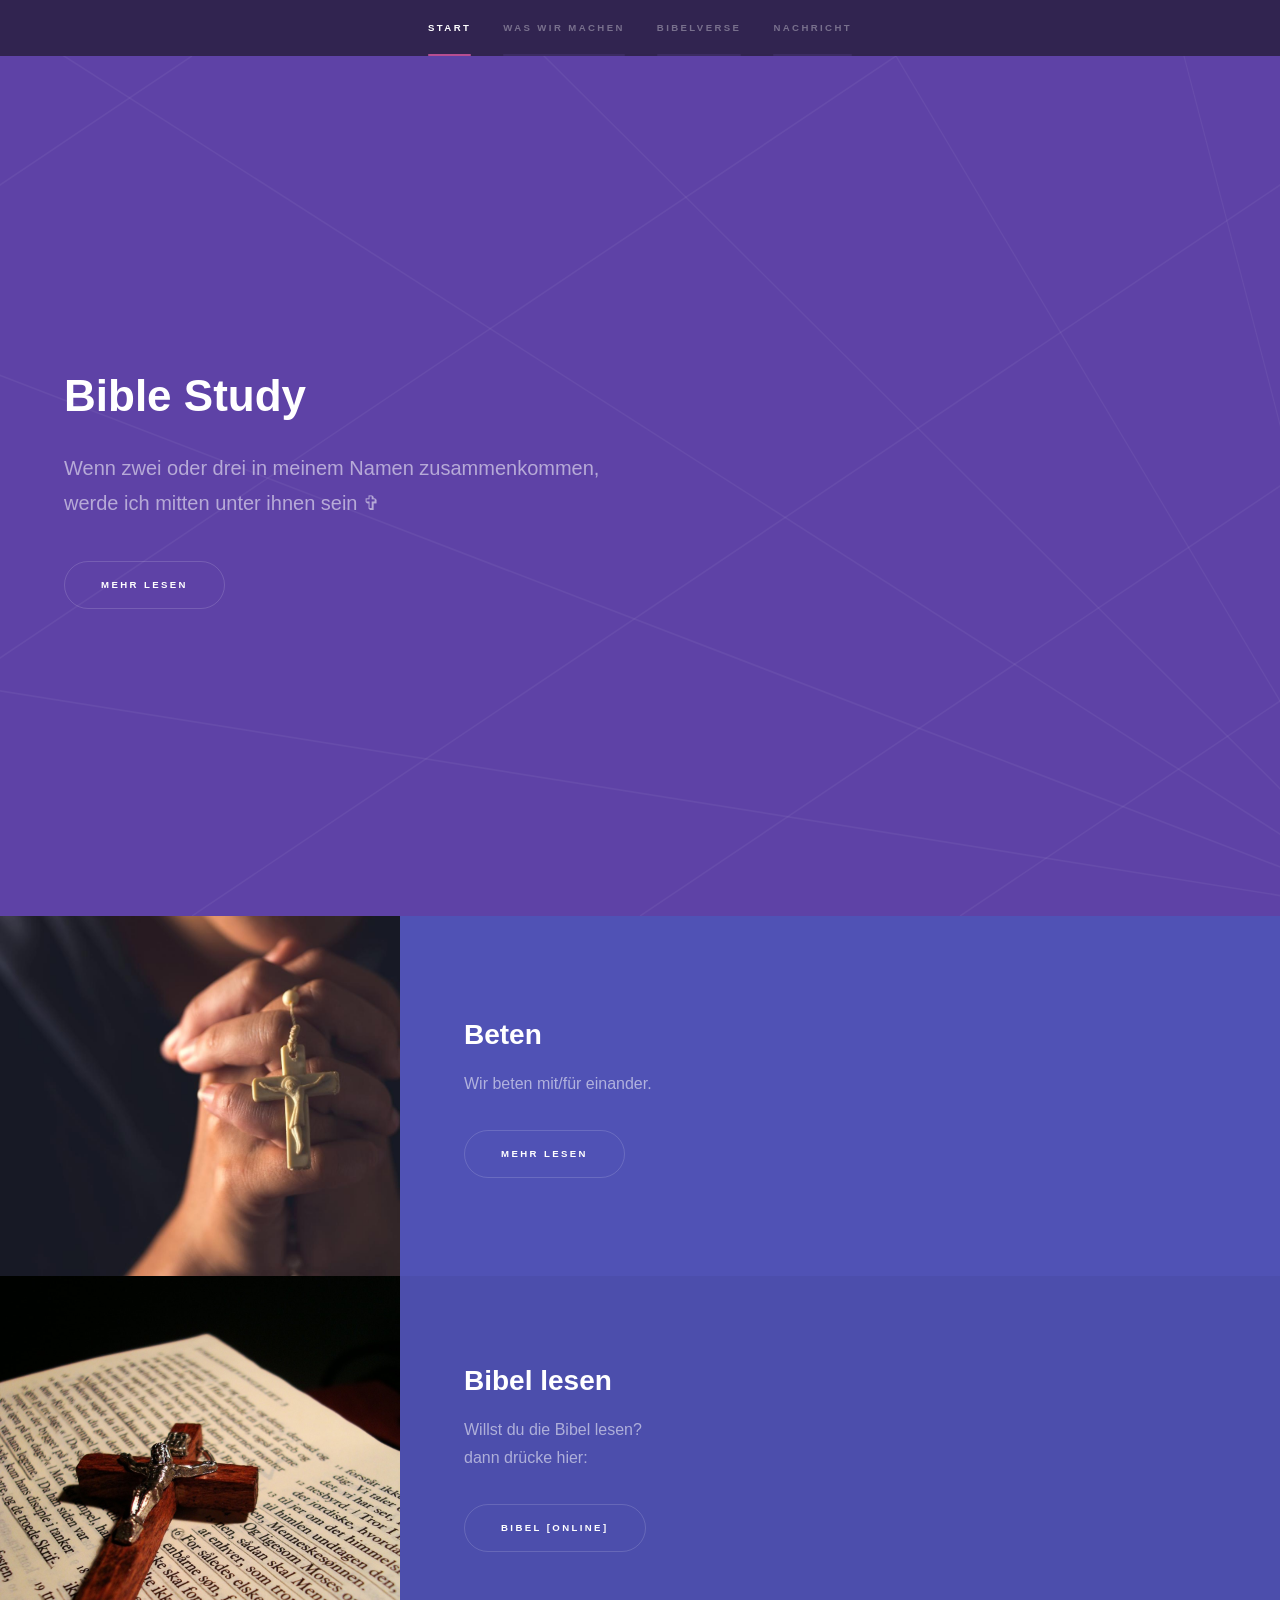
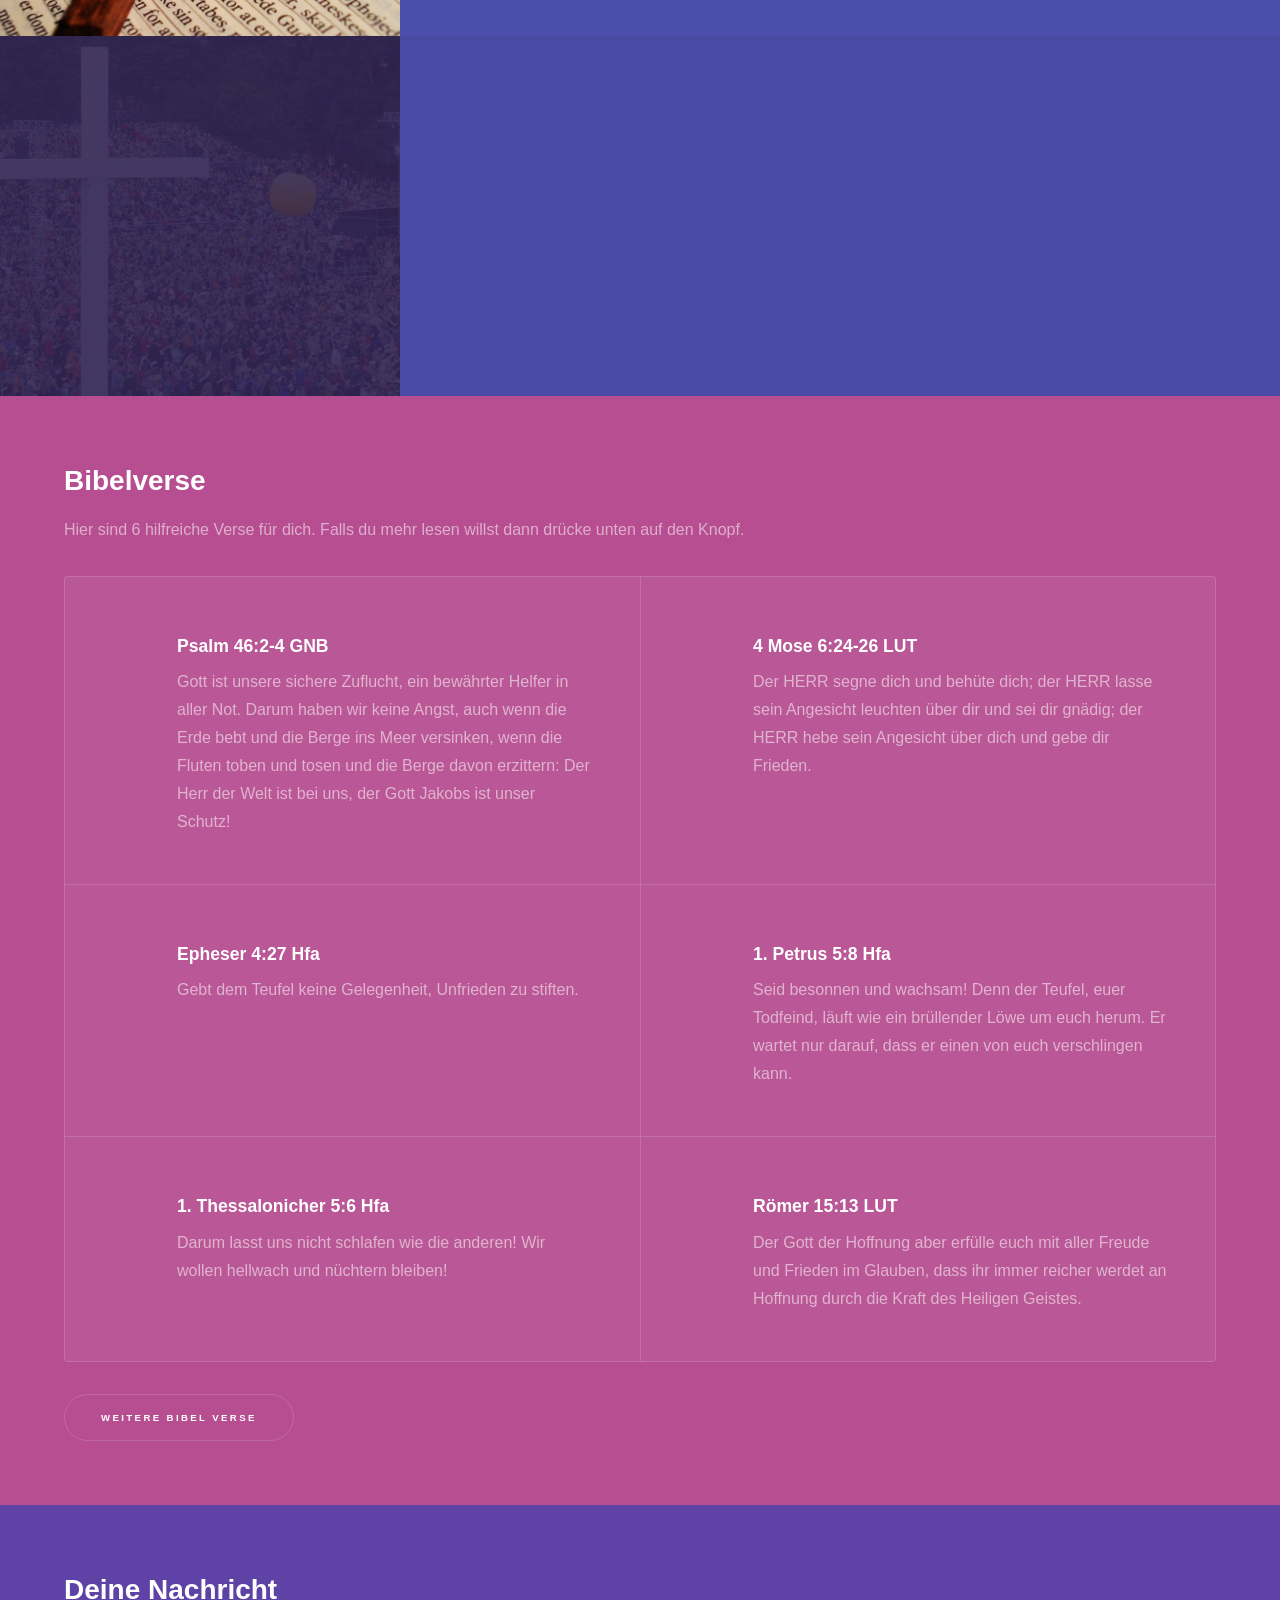
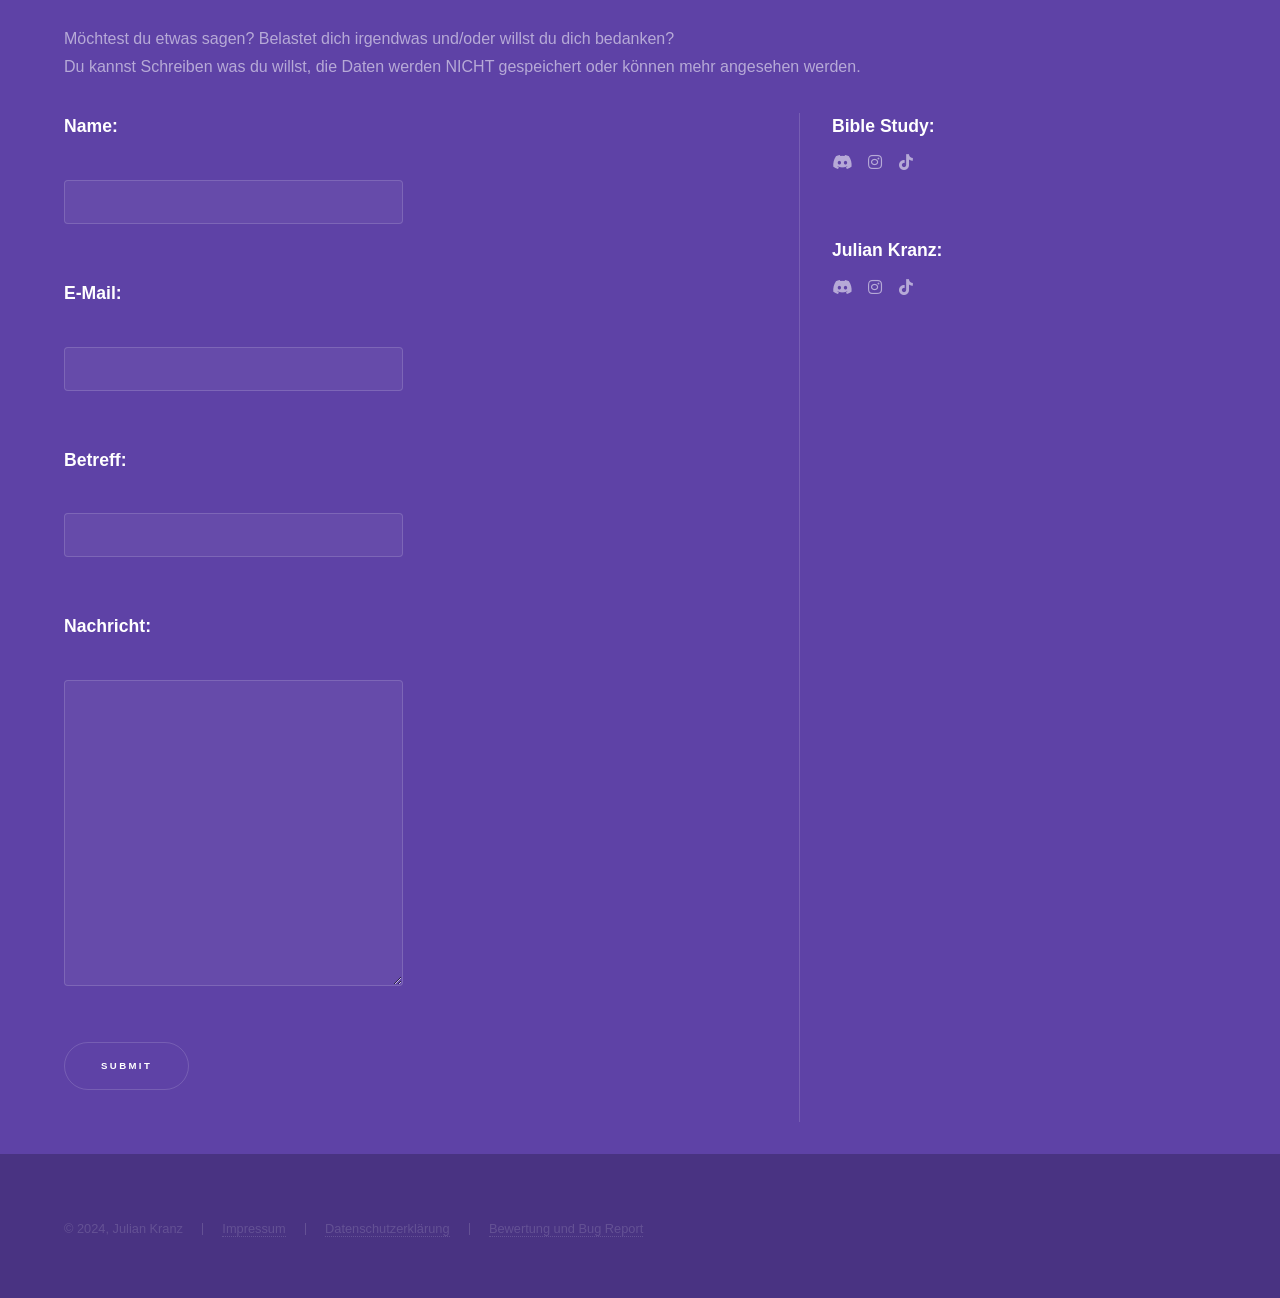
<file: index.html>
<!DOCTYPE HTML>
<html lang="de">
	<head>
		<title>Bible Study</title>
		<meta charset="utf-8" />
		<meta name="viewport" content="width=device-width, initial-scale=1, user-scalable=no" />
		<link rel="stylesheet" href="assets/css/main.css" />
		<link rel="icon" href="assets/img/Bible.ico">
		<noscript><link rel="stylesheet" href="assets/css/noscript.css" /></noscript>
	</head>
	<body class="is-preload">

			<section id="sidebar">
				<div class="inner">
					<nav>
						<ul>
							<li><a href="#intro">Start</a></li>
							<li><a href="#one">Was wir machen</a></li>
							<li><a href="#two">Bibelverse</a></li>
							<li><a href="#three">Nachricht</a></li>
						</ul>
					</nav>
				</div>
			</section>

			<div id="wrapper">

					<section id="intro" class="wrapper style1 fullscreen fade-up">
						<div class="inner">
							<h1>Bible Study</h1>
							<p>Wenn zwei oder drei in meinem Namen zusammenkommen,<br />
								werde ich mitten unter ihnen sein ✞</p>
							<ul class="actions">
								<li><a href="#one" class="button scrolly">Mehr Lesen</a></li>
							</ul>
						</div>
					</section>

					<section id="one" class="wrapper style2 spotlights">
						<section>
							<a href="generic.html" class="image"><img src="images/pic01.jpg" alt="" data-position="center center" /></a>
							<div class="content">
								<div class="inner">
									<h2>Beten</h2>
									<p>Wir beten mit/für einander.</p>
									<ul class="actions">
										<li><a href="generic.html" class="button">Mehr Lesen</a></li>
									</ul>
								</div>
							</div>
						</section>
						<section>
							<a href="https://www.bibleserver.com/" class="image"><img src="images/pic02.jpg" alt="" data-position="top center" /></a>
							<div class="content">
								<div class="inner">
									<h2>Bibel lesen</h2>
									<p>Willst du die Bibel lesen?<br>dann drücke hier:</p>
									<ul class="actions">
										<li><a target="_blank" href="https://www.bibleserver.com/" class="button">Bibel [Online]</a></li>
									</ul>
								</div>
							</div>
						</section>
						<section>
							<a class="image"><img src="images/pic03.jpg" alt="" data-position="25% 25%" /></a>
							<div class="content">
								<div class="inner">
									<h2>Helfen</h2>
									<p>Wir helfen einander, reden über Probleme<br>und beten auch für einander.</p>
									<p>Und viel mehr...</p>
									<ul class="actions">
									</ul>
								</div>
							</div>
						</section>
					</section>

					<section id="two" class="wrapper style3 fade-up">
						<div class="inner">
							<h2>Bibelverse</h2>
							<p>Hier sind 6 hilfreiche Verse für dich. Falls du mehr lesen willst dann drücke unten auf den Knopf.</p>
							<div class="features">
								<section>
									<span class=""></span>
									<h3>Psalm 46:2-4 GNB</h3>
									<p>Gott ist unsere sichere Zuflucht, ein bewährter Helfer in aller Not. Darum haben wir keine Angst, auch wenn die Erde bebt und die Berge ins Meer versinken, wenn die Fluten toben und tosen und die Berge davon erzittern: Der Herr der Welt ist bei uns, der Gott Jakobs ist unser Schutz!</p>
								</section>
								<section>
									<span class=""></span>
									<h3>4 Mose 6:24-26 LUT</h3>
									<p>Der HERR segne dich und behüte dich;
										der HERR lasse sein Angesicht leuchten über dir und sei dir gnädig;
										der HERR hebe sein Angesicht über dich und gebe dir Frieden.</p>
								</section>
								<section>
									<span class=""></span>
									<h3>Epheser 4:27 Hfa</h3>
									<p>Gebt dem Teufel keine Gelegenheit, Unfrieden zu stiften.</p>
								</section>
								<section>
									<span class=""></span>
									<h3>1. Petrus 5:8 Hfa</h3>
									<p>Seid besonnen und wachsam! Denn der Teufel, euer Todfeind, läuft wie ein brüllender Löwe um euch herum. Er wartet nur darauf, dass er einen von euch verschlingen kann.</p>
								</section>
								<section>
									<span class=""></span>
									<h3>1. Thessalonicher 5:6 Hfa</h3>
									<p>Darum lasst uns nicht schlafen wie die anderen! Wir wollen hellwach und nüchtern bleiben!</p>
								</section>
								<section>
									<span class=""></span>
									<h3>Römer 15:13 LUT</h3>
									<p>Der Gott der Hoffnung aber erfülle euch mit aller Freude und Frieden im Glauben, dass ihr immer reicher werdet an Hoffnung durch die Kraft des Heiligen Geistes.</p>
								</section>
							</div>
							<ul class="actions">
								<li><a target="_blank" href="https://dailyverses.net/de" class="button">Weitere Bibel Verse</a></li>
							</ul>
						</div>
					</section>

					<section id="three" class="wrapper style1 fade-up">
						<div class="inner">
							<h2>Deine Nachricht</h2>
							<p>Möchtest du etwas sagen? Belastet dich irgendwas und/oder willst du dich bedanken?<br>Du kannst Schreiben was du willst, die Daten werden NICHT gespeichert oder können mehr angesehen werden.</p>
							<div class="split style1">
								<section>
									<form method="post" action="/php/contact.php">
										<div class="fields">
											<div class="field half">
												<!-- <form id="contact-us" action="/php/contact.php" method="post">
													<h2>Kontakt:</h2>
													<br>
												  <input type="text" name="first_name" placeholder="Name" required>
												  <br>
												  <input  type="email" name="email" placeholder="E-Mail" required>
												  <br>
												  <textarea name="message" placeholder="Nachricht" required ></textarea>
												  <br>
												  <input id="button" type="submit" class="submit"></button>
												  <br>
												</form> -->
												<form method="post" action="send_email.php">
													<label for="Name"><b>Name:</b></label><br>
													<input type="text" id="Name" name="Name"><br><br>
													 
													<label for="Email"><b>E-Mail:</b></label><br>
													<input type="text" id="Email" name="Email"><br><br>
													 
													<label for="Betreff"><b>Betreff:</b></label><br>
													<input type="text" id="Betreff" name="Betreff"><br><br>
													 
													<label for="Nachricht"><b>Nachricht:</b></label><br>
													<textarea id="Nachricht" name="Nachricht" rows="10" cols="50"></textarea> <br><br>
													 
													<input type="submit" name="submit">
													</form>
												 <!--<div id="error" style="display:none;"> Bitte geben sie eine richtige E-Mail Adresse ein.</div> -->

												</div>
											</div>
									</form>
								</section>
								
								<section>
									<ul class="contact">
										<li>
											<h3>Bible Study:</h3>
											<ul class="icons">
												<li><a target="_blank" href="https://juliankranz135.github.io/biblestudyy/" class="icon brands fa-discord"><span class="label">Disord</span></a></li>
												<li><a target="_blank" href="https://www.instagram.com/thebiblestudy29/" class="icon brands fa-instagram"><span class="label">Instagram</span></a></li>
												<li><a target="_blank" href="https://www.tiktok.com/@thebiblestudy29" class="icon brands fa-tiktok"><span class="label">Tiktok</span></a></li>
											</ul>
											<br>
											<h3>Julian Kranz: </h3>
											<ul class="icons">
												<li><a target="_blank" href="https://juliankranz135.github.io/myylinks/" class="icon brands fa-discord"><span class="label">Disord</span></a></li>
												<li><a target="_blank" href="https://www.instagram.com/julian135.py/" class="icon brands fa-instagram"><span class="label">Instagram</span></a></li>
												<li><a target="_blank" href="https://www.tiktok.com/@juliankranz" class="icon brands fa-tiktok"><span class="label">Tiktok</span></a></li>
											</ul>
										</li>
									</ul>
								</section>
							</div>
						</div>
					</section>
			</div>

			<footer id="footer" class="wrapper style1-alt">
				<div class="inner">
					<ul class="menu">
						<li>&copy; 2024, Julian Kranz</li><li><a href="impressum.html">Impressum</a></li><li><a href="dsgvo.html">Datenschutzerklärung</a></li><li><a href="bur.html">Bewertung und Bug Report</a></li>
					</ul>
				</div>
			</footer>

			<script src="assets/js/jquery.min.js"></script>
			<script src="assets/js/jquery.scrollex.min.js"></script>
			<script src="assets/js/jquery.scrolly.min.js"></script>
			<script src="assets/js/browser.min.js"></script>
			<script src="assets/js/breakpoints.min.js"></script>
			<script src="assets/js/util.js"></script>
			<script src="assets/js/main.js"></script>

	</body>
</html>
</file>
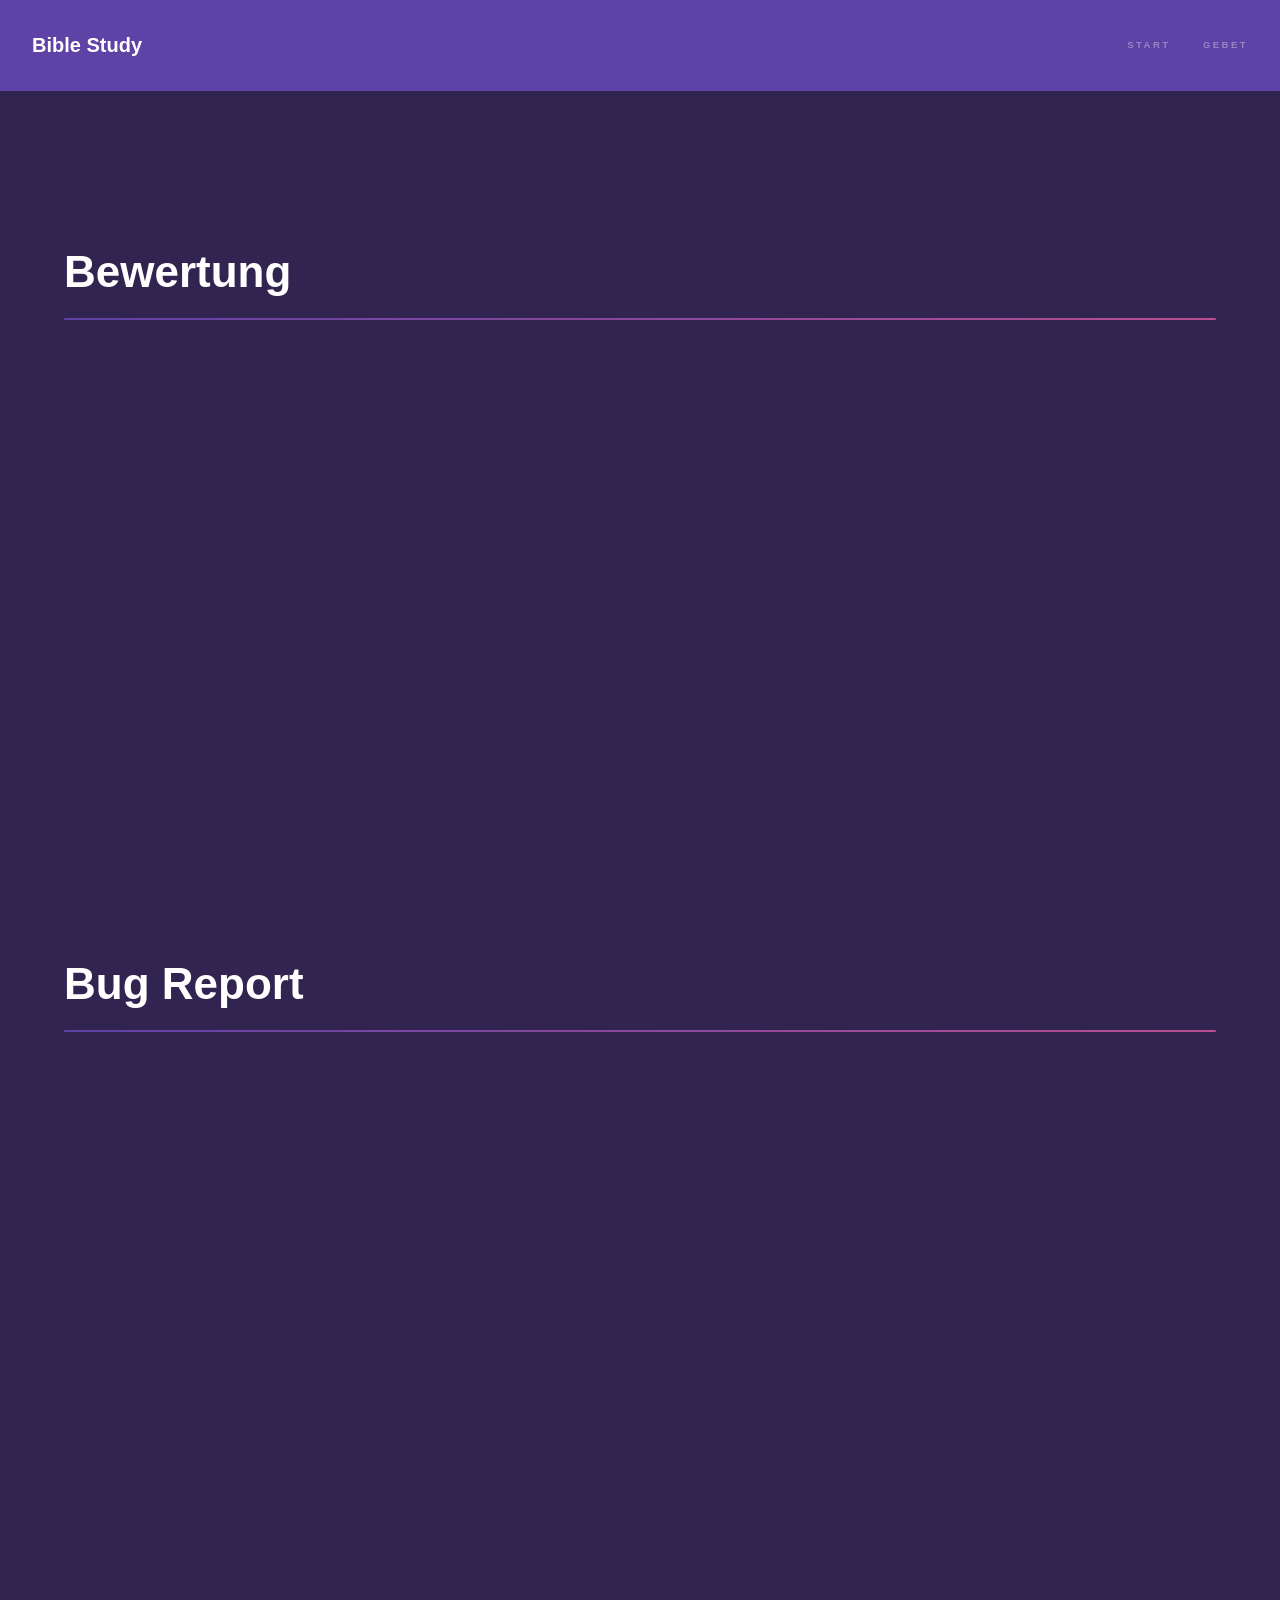
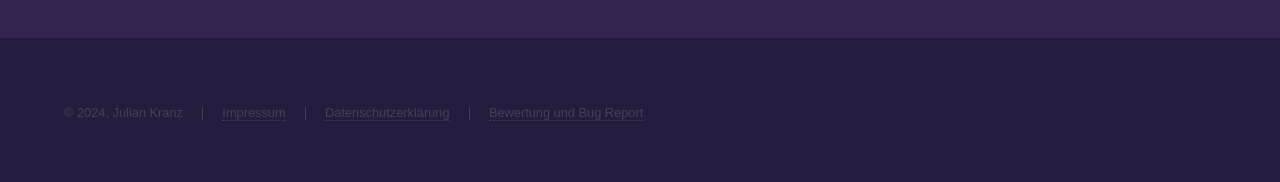
<file: bur.html>
<!DOCTYPE HTML>
<html lang="de">
	<head>
		<title>Das Vaterunser</title>
		<meta charset="utf-8" />
		<meta name="viewport" content="width=device-width, initial-scale=1, user-scalable=no" />
		<link rel="stylesheet" href="assets/css/main.css" />
		<link rel="icon" href="assets/img/Bible.ico">
		<noscript><link rel="stylesheet" href="assets/css/noscript.css" /></noscript>
	</head>
	<body class="is-preload">

			<header id="header">
				<a href="index.html" class="title">Bible Study</a>
				<nav>
					<ul>
						<li><a href="index.html">Start</a></li>
						<li><a href="generic.html">Gebet</a></li>
					</ul>
				</nav>
			</header>

			<div id="wrapper">

					<section id="main" class="wrapper">
						<div class="inner">
							<br><br><br>
							<h1 class="major">Bewertung</h1>
							<br>
							<iframe width="640px" height="480px" src="https://forms.office.com/Pages/ResponsePage.aspx?id=DQSIkWdsW0yxEjajBLZtrQAAAAAAAAAAAANAATkLutdUNzNWNzBSN0ZITEYyTVZRWklGS0Q3TkJCNC4u&embed=true" frameborder="0" marginwidth="0" marginheight="0" style="border: none; max-width:100%; max-height:100vh" allowfullscreen webkitallowfullscreen mozallowfullscreen msallowfullscreen> </iframe>
							<br><br><br>
							<h1 class="major">Bug Report</h1>
							<br>
							<iframe width="640px" height="480px" src="https://forms.office.com/Pages/ResponsePage.aspx?id=DQSIkWdsW0yxEjajBLZtrQAAAAAAAAAAAANAATkLutdUMFFFRkQ4UUNRM1E2WjJGWU9HQVRMNjdMWi4u&embed=true" frameborder="0" marginwidth="0" marginheight="0" style="border: none; max-width:100%; max-height:100vh" allowfullscreen webkitallowfullscreen mozallowfullscreen msallowfullscreen> </iframe>
							<br>
						</div>
					</section>

			</div>

			<footer id="footer" class="wrapper alt">
				<div class="inner">
					<ul class="menu">
						<li>&copy; 2024, Julian Kranz</li><li><a href="impressum.html">Impressum</a></li><li><a href="dsgvo.html">Datenschutzerklärung</a></li><li><a href="bur.html">Bewertung und Bug Report</a></li>
					</ul>
				</div>
			</footer>

			<script src="assets/js/jquery.min.js"></script>
			<script src="assets/js/jquery.scrollex.min.js"></script>
			<script src="assets/js/jquery.scrolly.min.js"></script>
			<script src="assets/js/browser.min.js"></script>
			<script src="assets/js/breakpoints.min.js"></script>
			<script src="assets/js/util.js"></script>
			<script src="assets/js/main.js"></script>

	</body>
</html>
</file>
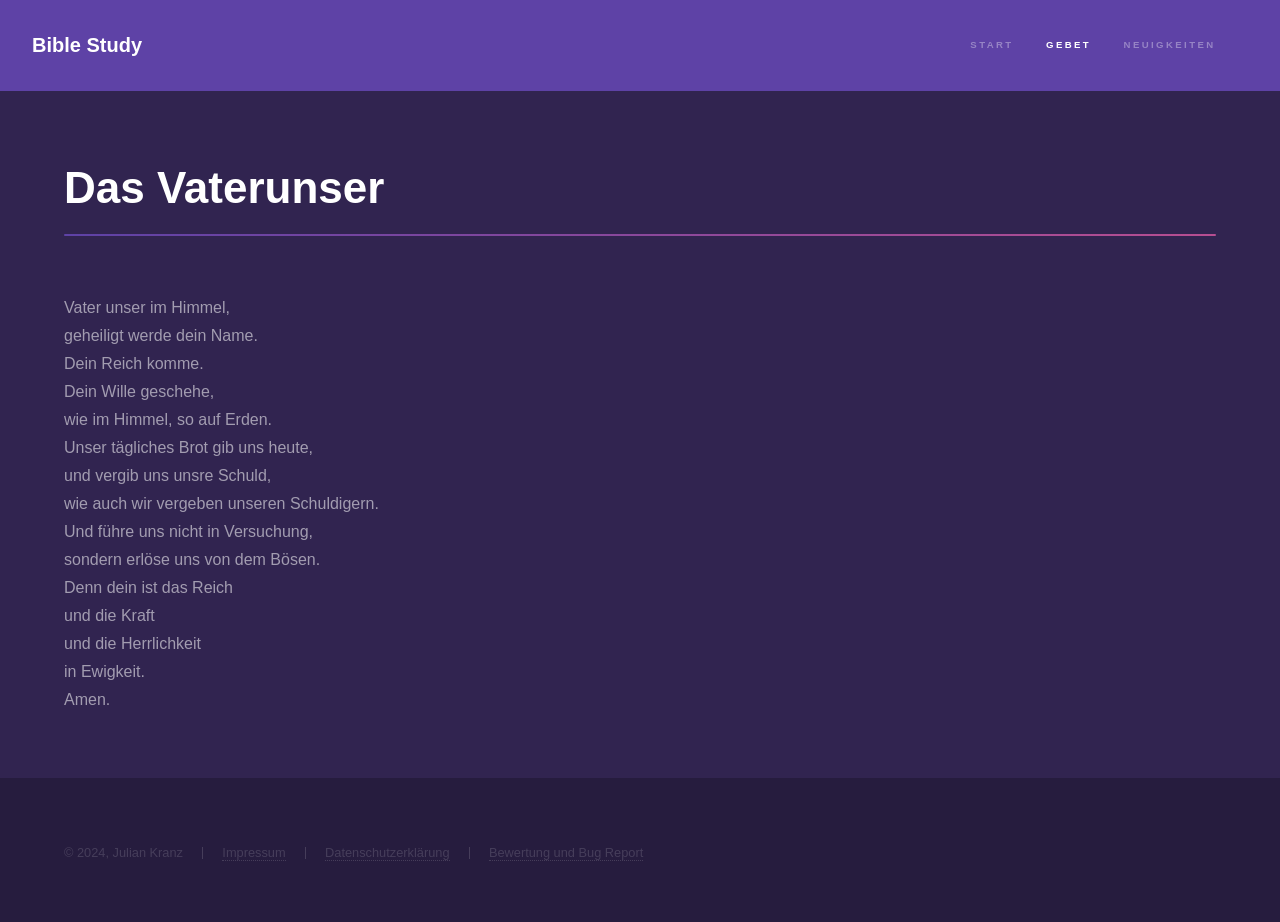
<file: generic.html>
<!DOCTYPE HTML>
<html lang="de">
	<head>
		<title>Das Vaterunser</title>
		<meta charset="utf-8" />
		<meta name="viewport" content="width=device-width, initial-scale=1, user-scalable=no" />
		<link rel="stylesheet" href="assets/css/main.css" />
		<link rel="icon" href="assets/img/Bible.ico">
		<noscript><link rel="stylesheet" href="assets/css/noscript.css" /></noscript>
	</head>
	<body class="is-preload">

			<header id="header">
				<a href="index.html" class="title">Bible Study</a>
				<nav>
					<ul>
						<li><a href="index.html">Start</a></li>
						<li><a href="generic.html" class="active">Gebet</a></li>
						<li><a href="#">Neuigkeiten</a></li>
						<li><a href="#"></a></li>
					</ul>
				</nav>
			</header>

			<div id="wrapper">

					<section id="main" class="wrapper">
						<div class="inner">
							<h1 class="major">Das Vaterunser</h1>
							<p>Vater unser im Himmel,<br>
								geheiligt werde dein Name.<br>
								Dein Reich komme.<br>
								Dein Wille geschehe,<br>
								wie im Himmel, so auf Erden.<br>
								Unser tägliches Brot gib uns heute,<br>
								und vergib uns unsre Schuld,<br>
								wie auch wir vergeben unseren Schuldigern.<br>
								Und führe uns nicht in Versuchung,<br>
								sondern erlöse uns von dem Bösen.<br>
								Denn dein ist das Reich<br>
								und die Kraft<br>
								und die Herrlichkeit<br>
								in Ewigkeit.<br>
								Amen.<br></p>
						</div>
					</section>

			</div>

			<footer id="footer" class="wrapper alt">
				<div class="inner">
					<ul class="menu">
						<li>&copy; 2024, Julian Kranz</li><li><a href="impressum.html">Impressum</a></li><li><a href="dsgvo.html">Datenschutzerklärung</a></li><li><a href="bur.html">Bewertung und Bug Report</a></li>
					</ul>
				</div>
			</footer>

			<script src="assets/js/jquery.min.js"></script>
			<script src="assets/js/jquery.scrollex.min.js"></script>
			<script src="assets/js/jquery.scrolly.min.js"></script>
			<script src="assets/js/browser.min.js"></script>
			<script src="assets/js/breakpoints.min.js"></script>
			<script src="assets/js/util.js"></script>
			<script src="assets/js/main.js"></script>

	</body>
</html>
</file>
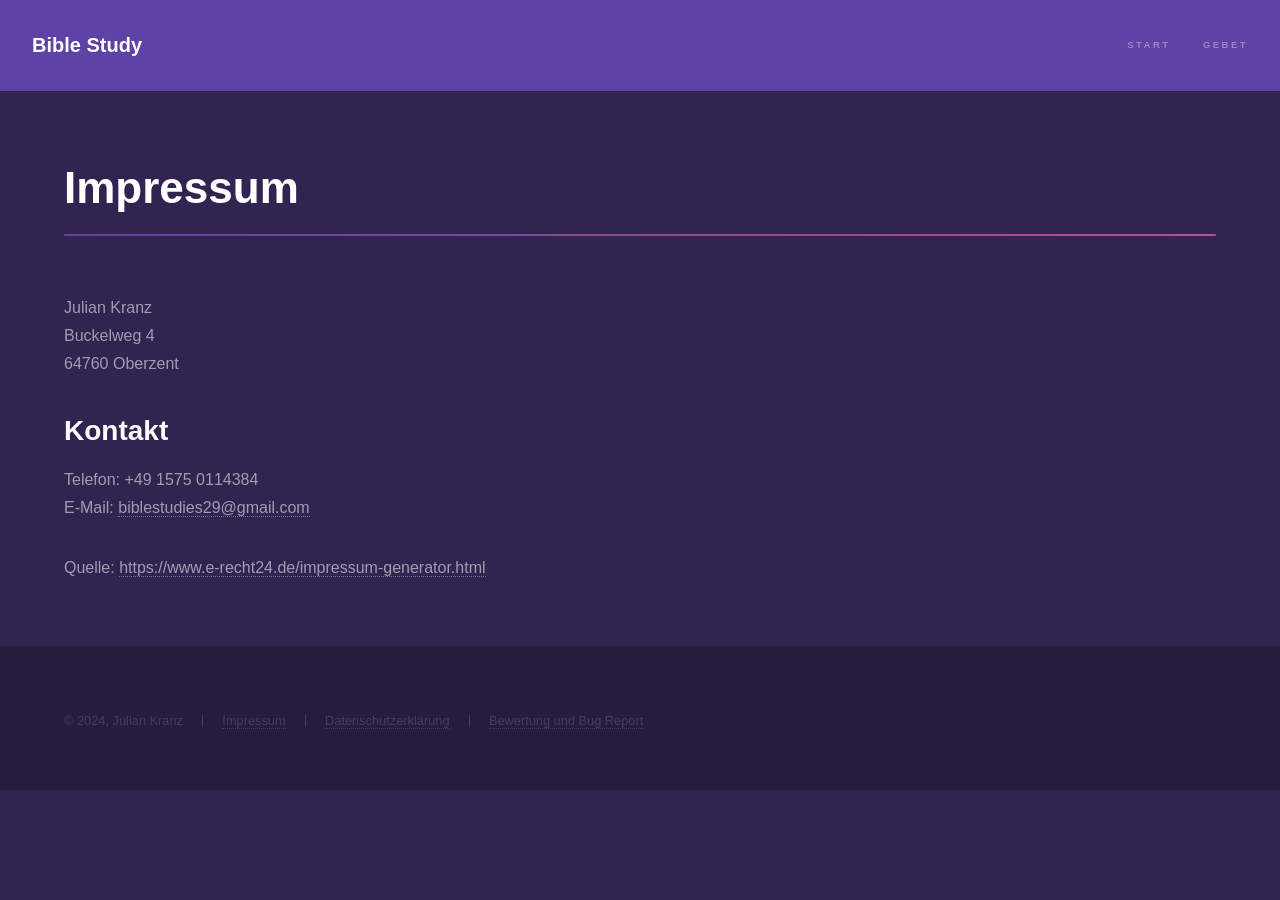
<file: impressum.html>
<!DOCTYPE HTML>
<html lang="de">
	<head>
		<title>Impressum</title>
		<meta charset="utf-8" />
		<meta name="viewport" content="width=device-width, initial-scale=1, user-scalable=no" />
		<link rel="stylesheet" href="assets/css/main.css" />
		<link rel="icon" href="assets/img/Bible.ico">
		<noscript><link rel="stylesheet" href="assets/css/noscript.css" /></noscript>
	</head>
	<body class="is-preload">

			<header id="header">
				<a href="index.html" class="title">Bible Study</a>
				<nav>
					<ul>
						<li><a href="index.html">Start</a></li>
						<li><a href="generic.html">Gebet</a></li>
					</ul>
				</nav>
			</header>

			<div id="wrapper">

					<section id="main" class="wrapper">
						<div class="inner">
							<h1 class="major">Impressum</h1>
                            <p>Julian Kranz<br />
                                Buckelweg 4<br />
                                64760 Oberzent</p>
                                
                                <h2>Kontakt</h2>
                                <p>Telefon: +49 1575 0114384<br />
                                E-Mail: <a href="mailto:biblestudies29@gmail.com">biblestudies29@gmail.com</a></p>
                                
                                <p>Quelle: <a href="https://www.e-recht24.de/impressum-generator.html">https://www.e-recht24.de/impressum-generator.html</a></p>
						</div>
					</section>

			</div>

			<footer id="footer" class="wrapper alt">
				<div class="inner">
					<ul class="menu">
						<li>&copy; 2024, Julian Kranz</li><li><a href="impressum.html">Impressum</a></li><li><a href="dsgvo.html">Datenschutzerklärung</a></li><li><a href="bur.html">Bewertung und Bug Report</a></li>
					</ul>
				</div>
			</footer>

			<script src="assets/js/jquery.min.js"></script>
			<script src="assets/js/jquery.scrollex.min.js"></script>
			<script src="assets/js/jquery.scrolly.min.js"></script>
			<script src="assets/js/browser.min.js"></script>
			<script src="assets/js/breakpoints.min.js"></script>
			<script src="assets/js/util.js"></script>
			<script src="assets/js/main.js"></script>

	</body>
</html>
</file>
<file: assets/css/noscript.css>
/* Spotlights */

	.spotlights > section > .image:before {
		opacity: 0 !important;
	}

	.spotlights > section > .content > .inner {
		-moz-transform: none !important;
		-webkit-transform: none !important;
		-ms-transform: none !important;
		transform: none !important;
		opacity: 1 !important;
	}

/* Wrapper */

	.wrapper > .inner {
		opacity: 1 !important;
		-moz-transform: none !important;
		-webkit-transform: none !important;
		-ms-transform: none !important;
		transform: none !important;
	}

/* Sidebar */

	#sidebar > .inner {
		opacity: 1 !important;
	}

	#sidebar nav > ul > li {
		-moz-transform: none !important;
		-webkit-transform: none !important;
		-ms-transform: none !important;
		transform: none !important;
		opacity: 1 !important;
	}
</file>
<file: assets/css/main.css>
@import url(fontawesome-all.min.css);

html, body, div, span, applet, object,
iframe, h1, h2, h3, h4, h5, h6, p, blockquote,
pre, a, abbr, acronym, address, big, cite,
code, del, dfn, em, img, ins, kbd, q, s, samp,
small, strike, strong, sub, sup, tt, var, b,
u, i, center, dl, dt, dd, ol, ul, li, fieldset,
form, label, legend, table, caption, tbody,
tfoot, thead, tr, th, td, article, aside,
canvas, details, embed, figure, figcaption,
footer, header, hgroup, menu, nav, output, ruby,
section, summary, time, mark, audio, video {
	margin: 0;
	padding: 0;
	border: 0;
	font-size: 100%;
	font: inherit;
	vertical-align: baseline;}

article, aside, details, figcaption, figure,
footer, header, hgroup, menu, nav, section {
	display: block;}

body {
	line-height: 1;
}

ol, ul {
	list-style: none;
}

blockquote, q {
	quotes: none;
}

	blockquote:before, blockquote:after, q:before, q:after {
		content: '';
		content: none;
	}

table {
	border-collapse: collapse;
	border-spacing: 0;
}

body {
	-webkit-text-size-adjust: none;
}

mark {
	background-color: transparent;
	color: inherit;
}

input::-moz-focus-inner {
	border: 0;
	padding: 0;
}

input, select, textarea {
	-moz-appearance: none;
	-webkit-appearance: none;
	-ms-appearance: none;
	appearance: none;
}


	@-ms-viewport {
		width: device-width;
	}

	body {
		-ms-overflow-style: scrollbar;
	}

	@media screen and (max-width: 480px) {

		html, body {
			min-width: 320px;
		}

	}

	html {
		box-sizing: border-box;
	}

	*, *:before, *:after {
		box-sizing: inherit;
	}

	body {
		background: #312450;
	}

		body.is-preload *, body.is-preload *:before, body.is-preload *:after {
			-moz-animation: none !important;
			-webkit-animation: none !important;
			-ms-animation: none !important;
			animation: none !important;
			-moz-transition: none !important;
			-webkit-transition: none !important;
			-ms-transition: none !important;
			transition: none !important;
		}


	body, input, select, textarea {
		color: rgba(255, 255, 255, 0.55);
		font-family: Arial, Helvetica, sans-serif;
		font-size: 16.5pt;
		font-weight: normal;
		line-height: 1.75;
	}

		@media screen and (max-width: 1680px) {

			body, input, select, textarea {
				font-size: 13pt;
			}

		}

		@media screen and (max-width: 1280px) {

			body, input, select, textarea {
				font-size: 12pt;
			}

		}

		@media screen and (max-width: 360px) {

			body, input, select, textarea {
				font-size: 11pt;
			}

		}

	a {
		-moz-transition: color 0.2s ease, border-bottom-color 0.2s ease;
		-webkit-transition: color 0.2s ease, border-bottom-color 0.2s ease;
		-ms-transition: color 0.2s ease, border-bottom-color 0.2s ease;
		transition: color 0.2s ease, border-bottom-color 0.2s ease;
		border-bottom: dotted 1px rgba(255, 255, 255, 0.35);
		color: inherit;
		text-decoration: none;
	}

		a:hover {
			border-bottom-color: transparent;
			color: #ffffff;
		}

	strong, b {
		color: #ffffff;
		font-weight: bold;
	}

	em, i {
		font-style: italic;
	}

	p {
		margin: 0 0 2em 0;
	}

	h1, h2, h3, h4, h5, h6 {
		color: #ffffff;
		font-weight: bold;
		line-height: 1.5;
		margin: 0 0 0.5em 0;
	}

		h1 a, h2 a, h3 a, h4 a, h5 a, h6 a {
			color: inherit;
			text-decoration: none;
		}

	h1 {
		font-size: 2.75em;
	}

		h1.major {
			margin: 0 0 1.3em 0;
			position: relative;
			padding-bottom: 0.35em;
		}

			h1.major:after {
				background-image: -moz-linear-gradient(to right, #5e42a6, #b74e91);
				background-image: -webkit-linear-gradient(to right, #5e42a6, #b74e91);
				background-image: -ms-linear-gradient(to right, #5e42a6, #b74e91);
				background-image: linear-gradient(to right, #5e42a6, #b74e91);
				-moz-transition: max-width 0.2s ease;
				-webkit-transition: max-width 0.2s ease;
				-ms-transition: max-width 0.2s ease;
				transition: max-width 0.2s ease;
				border-radius: 0.2em;
				bottom: 0;
				content: '';
				height: 0.05em;
				position: absolute;
				right: 0;
				width: 100%;
			}

	h2 {
		font-size: 1.75em;
	}

	h3 {
		font-size: 1.1em;
	}

	h4 {
		font-size: 1em;
	}

	h5 {
		font-size: 0.8em;
	}

	h6 {
		font-size: 0.6em;
	}

	@media screen and (max-width: 736px) {

		h1 {
			font-size: 2em;
		}

		h2 {
			font-size: 1.25em;
		}

		h3 {
			font-size: 1em;
		}

		h4 {
			font-size: 0.8em;
		}

		h5 {
			font-size: 0.6em;
		}

		h6 {
			font-size: 0.6em;
		}

	}

	sub {
		font-size: 0.8em;
		position: relative;
		top: 0.5em;
	}

	sup {
		font-size: 0.8em;
		position: relative;
		top: -0.5em;
	}

	blockquote {
		border-left: solid 4px rgba(255, 255, 255, 0.15);
		font-style: italic;
		margin: 0 0 2em 0;
		padding: 0.5em 0 0.5em 2em;
	}

	code {
		background: rgba(255, 255, 255, 0.05);
		border-radius: 0.25em;
		border: solid 1px rgba(255, 255, 255, 0.15);
		font-family: "Courier New", monospace;
		font-size: 0.9em;
		margin: 0 0.25em;
		padding: 0.25em 0.65em;
	}

	pre {
		-webkit-overflow-scrolling: touch;
		font-family: "Courier New", monospace;
		font-size: 0.9em;
		margin: 0 0 2em 0;
	}

		pre code {
			display: block;
			line-height: 1.75em;
			padding: 1em 1.5em;
			overflow-x: auto;
		}

	hr {
		border: 0;
		border-bottom: solid 1px rgba(255, 255, 255, 0.15);
		margin: 2em 0;
	}

		hr.major {
			margin: 3em 0;
		}

	.align-left {
		text-align: left;
	}

	.align-center {
		text-align: center;
	}

	.align-right {
		text-align: right;
	}


	.row {
		display: flex;
		flex-wrap: wrap;
		box-sizing: border-box;
		align-items: stretch;
	}

		.row > * {
			box-sizing: border-box;
		}

		.row.gtr-uniform > * > :last-child {
			margin-bottom: 0;
		}

		.row.aln-left {
			justify-content: flex-start;
		}

		.row.aln-center {
			justify-content: center;
		}

		.row.aln-right {
			justify-content: flex-end;
		}

		.row.aln-top {
			align-items: flex-start;
		}

		.row.aln-middle {
			align-items: center;
		}

		.row.aln-bottom {
			align-items: flex-end;
		}

		.row > .imp {
			order: -1;
		}

		.row > .col-1 {
			width: 8.33333%;
		}

		.row > .off-1 {
			margin-left: 8.33333%;
		}

		.row > .col-2 {
			width: 16.66667%;
		}

		.row > .off-2 {
			margin-left: 16.66667%;
		}

		.row > .col-3 {
			width: 25%;
		}

		.row > .off-3 {
			margin-left: 25%;
		}

		.row > .col-4 {
			width: 33.33333%;
		}

		.row > .off-4 {
			margin-left: 33.33333%;
		}

		.row > .col-5 {
			width: 41.66667%;
		}

		.row > .off-5 {
			margin-left: 41.66667%;
		}

		.row > .col-6 {
			width: 50%;
		}

		.row > .off-6 {
			margin-left: 50%;
		}

		.row > .col-7 {
			width: 58.33333%;
		}

		.row > .off-7 {
			margin-left: 58.33333%;
		}

		.row > .col-8 {
			width: 66.66667%;
		}

		.row > .off-8 {
			margin-left: 66.66667%;
		}

		.row > .col-9 {
			width: 75%;
		}

		.row > .off-9 {
			margin-left: 75%;
		}

		.row > .col-10 {
			width: 83.33333%;
		}

		.row > .off-10 {
			margin-left: 83.33333%;
		}

		.row > .col-11 {
			width: 91.66667%;
		}

		.row > .off-11 {
			margin-left: 91.66667%;
		}

		.row > .col-12 {
			width: 100%;
		}

		.row > .off-12 {
			margin-left: 100%;
		}

		.row.gtr-0 {
			margin-top: 0;
			margin-left: 0em;
		}

			.row.gtr-0 > * {
				padding: 0 0 0 0em;
			}

			.row.gtr-0.gtr-uniform {
				margin-top: 0em;
			}

				.row.gtr-0.gtr-uniform > * {
					padding-top: 0em;
				}

		.row.gtr-25 {
			margin-top: 0;
			margin-left: -0.375em;
		}

			.row.gtr-25 > * {
				padding: 0 0 0 0.375em;
			}

			.row.gtr-25.gtr-uniform {
				margin-top: -0.375em;
			}

				.row.gtr-25.gtr-uniform > * {
					padding-top: 0.375em;
				}

		.row.gtr-50 {
			margin-top: 0;
			margin-left: -0.75em;
		}

			.row.gtr-50 > * {
				padding: 0 0 0 0.75em;
			}

			.row.gtr-50.gtr-uniform {
				margin-top: -0.75em;
			}

				.row.gtr-50.gtr-uniform > * {
					padding-top: 0.75em;
				}

		.row {
			margin-top: 0;
			margin-left: -1.5em;
		}

			.row > * {
				padding: 0 0 0 1.5em;
			}

			.row.gtr-uniform {
				margin-top: -1.5em;
			}

				.row.gtr-uniform > * {
					padding-top: 1.5em;
				}

		.row.gtr-150 {
			margin-top: 0;
			margin-left: -2.25em;
		}

			.row.gtr-150 > * {
				padding: 0 0 0 2.25em;
			}

			.row.gtr-150.gtr-uniform {
				margin-top: -2.25em;
			}

				.row.gtr-150.gtr-uniform > * {
					padding-top: 2.25em;
				}

		.row.gtr-200 {
			margin-top: 0;
			margin-left: -3em;
		}

			.row.gtr-200 > * {
				padding: 0 0 0 3em;
			}

			.row.gtr-200.gtr-uniform {
				margin-top: -3em;
			}

				.row.gtr-200.gtr-uniform > * {
					padding-top: 3em;
				}

		@media screen and (max-width: 1680px) {

			.row {
				display: flex;
				flex-wrap: wrap;
				box-sizing: border-box;
				align-items: stretch;
			}

				.row > * {
					box-sizing: border-box;
				}

				.row.gtr-uniform > * > :last-child {
					margin-bottom: 0;
				}

				.row.aln-left {
					justify-content: flex-start;
				}

				.row.aln-center {
					justify-content: center;
				}

				.row.aln-right {
					justify-content: flex-end;
				}

				.row.aln-top {
					align-items: flex-start;
				}

				.row.aln-middle {
					align-items: center;
				}

				.row.aln-bottom {
					align-items: flex-end;
				}

				.row > .imp-xlarge {
					order: -1;
				}

				.row > .col-1-xlarge {
					width: 8.33333%;
				}

				.row > .off-1-xlarge {
					margin-left: 8.33333%;
				}

				.row > .col-2-xlarge {
					width: 16.66667%;
				}

				.row > .off-2-xlarge {
					margin-left: 16.66667%;
				}

				.row > .col-3-xlarge {
					width: 25%;
				}

				.row > .off-3-xlarge {
					margin-left: 25%;
				}

				.row > .col-4-xlarge {
					width: 33.33333%;
				}

				.row > .off-4-xlarge {
					margin-left: 33.33333%;
				}

				.row > .col-5-xlarge {
					width: 41.66667%;
				}

				.row > .off-5-xlarge {
					margin-left: 41.66667%;
				}

				.row > .col-6-xlarge {
					width: 50%;
				}

				.row > .off-6-xlarge {
					margin-left: 50%;
				}

				.row > .col-7-xlarge {
					width: 58.33333%;
				}

				.row > .off-7-xlarge {
					margin-left: 58.33333%;
				}

				.row > .col-8-xlarge {
					width: 66.66667%;
				}

				.row > .off-8-xlarge {
					margin-left: 66.66667%;
				}

				.row > .col-9-xlarge {
					width: 75%;
				}

				.row > .off-9-xlarge {
					margin-left: 75%;
				}

				.row > .col-10-xlarge {
					width: 83.33333%;
				}

				.row > .off-10-xlarge {
					margin-left: 83.33333%;
				}

				.row > .col-11-xlarge {
					width: 91.66667%;
				}

				.row > .off-11-xlarge {
					margin-left: 91.66667%;
				}

				.row > .col-12-xlarge {
					width: 100%;
				}

				.row > .off-12-xlarge {
					margin-left: 100%;
				}

				.row.gtr-0 {
					margin-top: 0;
					margin-left: 0em;
				}

					.row.gtr-0 > * {
						padding: 0 0 0 0em;
					}

					.row.gtr-0.gtr-uniform {
						margin-top: 0em;
					}

						.row.gtr-0.gtr-uniform > * {
							padding-top: 0em;
						}

				.row.gtr-25 {
					margin-top: 0;
					margin-left: -0.375em;
				}

					.row.gtr-25 > * {
						padding: 0 0 0 0.375em;
					}

					.row.gtr-25.gtr-uniform {
						margin-top: -0.375em;
					}

						.row.gtr-25.gtr-uniform > * {
							padding-top: 0.375em;
						}

				.row.gtr-50 {
					margin-top: 0;
					margin-left: -0.75em;
				}

					.row.gtr-50 > * {
						padding: 0 0 0 0.75em;
					}

					.row.gtr-50.gtr-uniform {
						margin-top: -0.75em;
					}

						.row.gtr-50.gtr-uniform > * {
							padding-top: 0.75em;
						}

				.row {
					margin-top: 0;
					margin-left: -1.5em;
				}

					.row > * {
						padding: 0 0 0 1.5em;
					}

					.row.gtr-uniform {
						margin-top: -1.5em;
					}

						.row.gtr-uniform > * {
							padding-top: 1.5em;
						}

				.row.gtr-150 {
					margin-top: 0;
					margin-left: -2.25em;
				}

					.row.gtr-150 > * {
						padding: 0 0 0 2.25em;
					}

					.row.gtr-150.gtr-uniform {
						margin-top: -2.25em;
					}

						.row.gtr-150.gtr-uniform > * {
							padding-top: 2.25em;
						}

				.row.gtr-200 {
					margin-top: 0;
					margin-left: -3em;
				}

					.row.gtr-200 > * {
						padding: 0 0 0 3em;
					}

					.row.gtr-200.gtr-uniform {
						margin-top: -3em;
					}

						.row.gtr-200.gtr-uniform > * {
							padding-top: 3em;
						}

		}

		@media screen and (max-width: 1280px) {

			.row {
				display: flex;
				flex-wrap: wrap;
				box-sizing: border-box;
				align-items: stretch;
			}

				.row > * {
					box-sizing: border-box;
				}

				.row.gtr-uniform > * > :last-child {
					margin-bottom: 0;
				}

				.row.aln-left {
					justify-content: flex-start;
				}

				.row.aln-center {
					justify-content: center;
				}

				.row.aln-right {
					justify-content: flex-end;
				}

				.row.aln-top {
					align-items: flex-start;
				}

				.row.aln-middle {
					align-items: center;
				}

				.row.aln-bottom {
					align-items: flex-end;
				}

				.row > .imp-large {
					order: -1;
				}

				.row > .col-1-large {
					width: 8.33333%;
				}

				.row > .off-1-large {
					margin-left: 8.33333%;
				}

				.row > .col-2-large {
					width: 16.66667%;
				}

				.row > .off-2-large {
					margin-left: 16.66667%;
				}

				.row > .col-3-large {
					width: 25%;
				}

				.row > .off-3-large {
					margin-left: 25%;
				}

				.row > .col-4-large {
					width: 33.33333%;
				}

				.row > .off-4-large {
					margin-left: 33.33333%;
				}

				.row > .col-5-large {
					width: 41.66667%;
				}

				.row > .off-5-large {
					margin-left: 41.66667%;
				}

				.row > .col-6-large {
					width: 50%;
				}

				.row > .off-6-large {
					margin-left: 50%;
				}

				.row > .col-7-large {
					width: 58.33333%;
				}

				.row > .off-7-large {
					margin-left: 58.33333%;
				}

				.row > .col-8-large {
					width: 66.66667%;
				}

				.row > .off-8-large {
					margin-left: 66.66667%;
				}

				.row > .col-9-large {
					width: 75%;
				}

				.row > .off-9-large {
					margin-left: 75%;
				}

				.row > .col-10-large {
					width: 83.33333%;
				}

				.row > .off-10-large {
					margin-left: 83.33333%;
				}

				.row > .col-11-large {
					width: 91.66667%;
				}

				.row > .off-11-large {
					margin-left: 91.66667%;
				}

				.row > .col-12-large {
					width: 100%;
				}

				.row > .off-12-large {
					margin-left: 100%;
				}

				.row.gtr-0 {
					margin-top: 0;
					margin-left: 0em;
				}

					.row.gtr-0 > * {
						padding: 0 0 0 0em;
					}

					.row.gtr-0.gtr-uniform {
						margin-top: 0em;
					}

						.row.gtr-0.gtr-uniform > * {
							padding-top: 0em;
						}

				.row.gtr-25 {
					margin-top: 0;
					margin-left: -0.375em;
				}

					.row.gtr-25 > * {
						padding: 0 0 0 0.375em;
					}

					.row.gtr-25.gtr-uniform {
						margin-top: -0.375em;
					}

						.row.gtr-25.gtr-uniform > * {
							padding-top: 0.375em;
						}

				.row.gtr-50 {
					margin-top: 0;
					margin-left: -0.75em;
				}

					.row.gtr-50 > * {
						padding: 0 0 0 0.75em;
					}

					.row.gtr-50.gtr-uniform {
						margin-top: -0.75em;
					}

						.row.gtr-50.gtr-uniform > * {
							padding-top: 0.75em;
						}

				.row {
					margin-top: 0;
					margin-left: -1.5em;
				}

					.row > * {
						padding: 0 0 0 1.5em;
					}

					.row.gtr-uniform {
						margin-top: -1.5em;
					}

						.row.gtr-uniform > * {
							padding-top: 1.5em;
						}

				.row.gtr-150 {
					margin-top: 0;
					margin-left: -2.25em;
				}

					.row.gtr-150 > * {
						padding: 0 0 0 2.25em;
					}

					.row.gtr-150.gtr-uniform {
						margin-top: -2.25em;
					}

						.row.gtr-150.gtr-uniform > * {
							padding-top: 2.25em;
						}

				.row.gtr-200 {
					margin-top: 0;
					margin-left: -3em;
				}

					.row.gtr-200 > * {
						padding: 0 0 0 3em;
					}

					.row.gtr-200.gtr-uniform {
						margin-top: -3em;
					}

						.row.gtr-200.gtr-uniform > * {
							padding-top: 3em;
						}

		}

		@media screen and (max-width: 980px) {

			.row {
				display: flex;
				flex-wrap: wrap;
				box-sizing: border-box;
				align-items: stretch;
			}

				.row > * {
					box-sizing: border-box;
				}

				.row.gtr-uniform > * > :last-child {
					margin-bottom: 0;
				}

				.row.aln-left {
					justify-content: flex-start;
				}

				.row.aln-center {
					justify-content: center;
				}

				.row.aln-right {
					justify-content: flex-end;
				}

				.row.aln-top {
					align-items: flex-start;
				}

				.row.aln-middle {
					align-items: center;
				}

				.row.aln-bottom {
					align-items: flex-end;
				}

				.row > .imp-medium {
					order: -1;
				}

				.row > .col-1-medium {
					width: 8.33333%;
				}

				.row > .off-1-medium {
					margin-left: 8.33333%;
				}

				.row > .col-2-medium {
					width: 16.66667%;
				}

				.row > .off-2-medium {
					margin-left: 16.66667%;
				}

				.row > .col-3-medium {
					width: 25%;
				}

				.row > .off-3-medium {
					margin-left: 25%;
				}

				.row > .col-4-medium {
					width: 33.33333%;
				}

				.row > .off-4-medium {
					margin-left: 33.33333%;
				}

				.row > .col-5-medium {
					width: 41.66667%;
				}

				.row > .off-5-medium {
					margin-left: 41.66667%;
				}

				.row > .col-6-medium {
					width: 50%;
				}

				.row > .off-6-medium {
					margin-left: 50%;
				}

				.row > .col-7-medium {
					width: 58.33333%;
				}

				.row > .off-7-medium {
					margin-left: 58.33333%;
				}

				.row > .col-8-medium {
					width: 66.66667%;
				}

				.row > .off-8-medium {
					margin-left: 66.66667%;
				}

				.row > .col-9-medium {
					width: 75%;
				}

				.row > .off-9-medium {
					margin-left: 75%;
				}

				.row > .col-10-medium {
					width: 83.33333%;
				}

				.row > .off-10-medium {
					margin-left: 83.33333%;
				}

				.row > .col-11-medium {
					width: 91.66667%;
				}

				.row > .off-11-medium {
					margin-left: 91.66667%;
				}

				.row > .col-12-medium {
					width: 100%;
				}

				.row > .off-12-medium {
					margin-left: 100%;
				}

				.row.gtr-0 {
					margin-top: 0;
					margin-left: 0em;
				}

					.row.gtr-0 > * {
						padding: 0 0 0 0em;
					}

					.row.gtr-0.gtr-uniform {
						margin-top: 0em;
					}

						.row.gtr-0.gtr-uniform > * {
							padding-top: 0em;
						}

				.row.gtr-25 {
					margin-top: 0;
					margin-left: -0.375em;
				}

					.row.gtr-25 > * {
						padding: 0 0 0 0.375em;
					}

					.row.gtr-25.gtr-uniform {
						margin-top: -0.375em;
					}

						.row.gtr-25.gtr-uniform > * {
							padding-top: 0.375em;
						}

				.row.gtr-50 {
					margin-top: 0;
					margin-left: -0.75em;
				}

					.row.gtr-50 > * {
						padding: 0 0 0 0.75em;
					}

					.row.gtr-50.gtr-uniform {
						margin-top: -0.75em;
					}

						.row.gtr-50.gtr-uniform > * {
							padding-top: 0.75em;
						}

				.row {
					margin-top: 0;
					margin-left: -1.5em;
				}

					.row > * {
						padding: 0 0 0 1.5em;
					}

					.row.gtr-uniform {
						margin-top: -1.5em;
					}

						.row.gtr-uniform > * {
							padding-top: 1.5em;
						}

				.row.gtr-150 {
					margin-top: 0;
					margin-left: -2.25em;
				}

					.row.gtr-150 > * {
						padding: 0 0 0 2.25em;
					}

					.row.gtr-150.gtr-uniform {
						margin-top: -2.25em;
					}

						.row.gtr-150.gtr-uniform > * {
							padding-top: 2.25em;
						}

				.row.gtr-200 {
					margin-top: 0;
					margin-left: -3em;
				}

					.row.gtr-200 > * {
						padding: 0 0 0 3em;
					}

					.row.gtr-200.gtr-uniform {
						margin-top: -3em;
					}

						.row.gtr-200.gtr-uniform > * {
							padding-top: 3em;
						}

		}

		@media screen and (max-width: 736px) {

			.row {
				display: flex;
				flex-wrap: wrap;
				box-sizing: border-box;
				align-items: stretch;
			}

				.row > * {
					box-sizing: border-box;
				}

				.row.gtr-uniform > * > :last-child {
					margin-bottom: 0;
				}

				.row.aln-left {
					justify-content: flex-start;
				}

				.row.aln-center {
					justify-content: center;
				}

				.row.aln-right {
					justify-content: flex-end;
				}

				.row.aln-top {
					align-items: flex-start;
				}

				.row.aln-middle {
					align-items: center;
				}

				.row.aln-bottom {
					align-items: flex-end;
				}

				.row > .imp-small {
					order: -1;
				}

				.row > .col-1-small {
					width: 8.33333%;
				}

				.row > .off-1-small {
					margin-left: 8.33333%;
				}

				.row > .col-2-small {
					width: 16.66667%;
				}

				.row > .off-2-small {
					margin-left: 16.66667%;
				}

				.row > .col-3-small {
					width: 25%;
				}

				.row > .off-3-small {
					margin-left: 25%;
				}

				.row > .col-4-small {
					width: 33.33333%;
				}

				.row > .off-4-small {
					margin-left: 33.33333%;
				}

				.row > .col-5-small {
					width: 41.66667%;
				}

				.row > .off-5-small {
					margin-left: 41.66667%;
				}

				.row > .col-6-small {
					width: 50%;
				}

				.row > .off-6-small {
					margin-left: 50%;
				}

				.row > .col-7-small {
					width: 58.33333%;
				}

				.row > .off-7-small {
					margin-left: 58.33333%;
				}

				.row > .col-8-small {
					width: 66.66667%;
				}

				.row > .off-8-small {
					margin-left: 66.66667%;
				}

				.row > .col-9-small {
					width: 75%;
				}

				.row > .off-9-small {
					margin-left: 75%;
				}

				.row > .col-10-small {
					width: 83.33333%;
				}

				.row > .off-10-small {
					margin-left: 83.33333%;
				}

				.row > .col-11-small {
					width: 91.66667%;
				}

				.row > .off-11-small {
					margin-left: 91.66667%;
				}

				.row > .col-12-small {
					width: 100%;
				}

				.row > .off-12-small {
					margin-left: 100%;
				}

				.row.gtr-0 {
					margin-top: 0;
					margin-left: 0em;
				}

					.row.gtr-0 > * {
						padding: 0 0 0 0em;
					}

					.row.gtr-0.gtr-uniform {
						margin-top: 0em;
					}

						.row.gtr-0.gtr-uniform > * {
							padding-top: 0em;
						}

				.row.gtr-25 {
					margin-top: 0;
					margin-left: -0.375em;
				}

					.row.gtr-25 > * {
						padding: 0 0 0 0.375em;
					}

					.row.gtr-25.gtr-uniform {
						margin-top: -0.375em;
					}

						.row.gtr-25.gtr-uniform > * {
							padding-top: 0.375em;
						}

				.row.gtr-50 {
					margin-top: 0;
					margin-left: -0.75em;
				}

					.row.gtr-50 > * {
						padding: 0 0 0 0.75em;
					}

					.row.gtr-50.gtr-uniform {
						margin-top: -0.75em;
					}

						.row.gtr-50.gtr-uniform > * {
							padding-top: 0.75em;
						}

				.row {
					margin-top: 0;
					margin-left: -1.5em;
				}

					.row > * {
						padding: 0 0 0 1.5em;
					}

					.row.gtr-uniform {
						margin-top: -1.5em;
					}

						.row.gtr-uniform > * {
							padding-top: 1.5em;
						}

				.row.gtr-150 {
					margin-top: 0;
					margin-left: -2.25em;
				}

					.row.gtr-150 > * {
						padding: 0 0 0 2.25em;
					}

					.row.gtr-150.gtr-uniform {
						margin-top: -2.25em;
					}

						.row.gtr-150.gtr-uniform > * {
							padding-top: 2.25em;
						}

				.row.gtr-200 {
					margin-top: 0;
					margin-left: -3em;
				}

					.row.gtr-200 > * {
						padding: 0 0 0 3em;
					}

					.row.gtr-200.gtr-uniform {
						margin-top: -3em;
					}

						.row.gtr-200.gtr-uniform > * {
							padding-top: 3em;
						}

		}

		@media screen and (max-width: 480px) {

			.row {
				display: flex;
				flex-wrap: wrap;
				box-sizing: border-box;
				align-items: stretch;
			}

				.row > * {
					box-sizing: border-box;
				}

				.row.gtr-uniform > * > :last-child {
					margin-bottom: 0;
				}

				.row.aln-left {
					justify-content: flex-start;
				}

				.row.aln-center {
					justify-content: center;
				}

				.row.aln-right {
					justify-content: flex-end;
				}

				.row.aln-top {
					align-items: flex-start;
				}

				.row.aln-middle {
					align-items: center;
				}

				.row.aln-bottom {
					align-items: flex-end;
				}

				.row > .imp-xsmall {
					order: -1;
				}

				.row > .col-1-xsmall {
					width: 8.33333%;
				}

				.row > .off-1-xsmall {
					margin-left: 8.33333%;
				}

				.row > .col-2-xsmall {
					width: 16.66667%;
				}

				.row > .off-2-xsmall {
					margin-left: 16.66667%;
				}

				.row > .col-3-xsmall {
					width: 25%;
				}

				.row > .off-3-xsmall {
					margin-left: 25%;
				}

				.row > .col-4-xsmall {
					width: 33.33333%;
				}

				.row > .off-4-xsmall {
					margin-left: 33.33333%;
				}

				.row > .col-5-xsmall {
					width: 41.66667%;
				}

				.row > .off-5-xsmall {
					margin-left: 41.66667%;
				}

				.row > .col-6-xsmall {
					width: 50%;
				}

				.row > .off-6-xsmall {
					margin-left: 50%;
				}

				.row > .col-7-xsmall {
					width: 58.33333%;
				}

				.row > .off-7-xsmall {
					margin-left: 58.33333%;
				}

				.row > .col-8-xsmall {
					width: 66.66667%;
				}

				.row > .off-8-xsmall {
					margin-left: 66.66667%;
				}

				.row > .col-9-xsmall {
					width: 75%;
				}

				.row > .off-9-xsmall {
					margin-left: 75%;
				}

				.row > .col-10-xsmall {
					width: 83.33333%;
				}

				.row > .off-10-xsmall {
					margin-left: 83.33333%;
				}

				.row > .col-11-xsmall {
					width: 91.66667%;
				}

				.row > .off-11-xsmall {
					margin-left: 91.66667%;
				}

				.row > .col-12-xsmall {
					width: 100%;
				}

				.row > .off-12-xsmall {
					margin-left: 100%;
				}

				.row.gtr-0 {
					margin-top: 0;
					margin-left: 0em;
				}

					.row.gtr-0 > * {
						padding: 0 0 0 0em;
					}

					.row.gtr-0.gtr-uniform {
						margin-top: 0em;
					}

						.row.gtr-0.gtr-uniform > * {
							padding-top: 0em;
						}

				.row.gtr-25 {
					margin-top: 0;
					margin-left: -0.375em;
				}

					.row.gtr-25 > * {
						padding: 0 0 0 0.375em;
					}

					.row.gtr-25.gtr-uniform {
						margin-top: -0.375em;
					}

						.row.gtr-25.gtr-uniform > * {
							padding-top: 0.375em;
						}

				.row.gtr-50 {
					margin-top: 0;
					margin-left: -0.75em;
				}

					.row.gtr-50 > * {
						padding: 0 0 0 0.75em;
					}

					.row.gtr-50.gtr-uniform {
						margin-top: -0.75em;
					}

						.row.gtr-50.gtr-uniform > * {
							padding-top: 0.75em;
						}

				.row {
					margin-top: 0;
					margin-left: -1.5em;
				}

					.row > * {
						padding: 0 0 0 1.5em;
					}

					.row.gtr-uniform {
						margin-top: -1.5em;
					}

						.row.gtr-uniform > * {
							padding-top: 1.5em;
						}

				.row.gtr-150 {
					margin-top: 0;
					margin-left: -2.25em;
				}

					.row.gtr-150 > * {
						padding: 0 0 0 2.25em;
					}

					.row.gtr-150.gtr-uniform {
						margin-top: -2.25em;
					}

						.row.gtr-150.gtr-uniform > * {
							padding-top: 2.25em;
						}

				.row.gtr-200 {
					margin-top: 0;
					margin-left: -3em;
				}

					.row.gtr-200 > * {
						padding: 0 0 0 3em;
					}

					.row.gtr-200.gtr-uniform {
						margin-top: -3em;
					}

						.row.gtr-200.gtr-uniform > * {
							padding-top: 3em;
						}

		}


	.box {
		border-radius: 0.25em;
		border: solid 1px rgba(255, 255, 255, 0.15);
		margin-bottom: 2em;
		padding: 1.5em;
	}

		.box > :last-child,
		.box > :last-child > :last-child,
		.box > :last-child > :last-child > :last-child {
			margin-bottom: 0;
		}

		.box.alt {
			border: 0;
			border-radius: 0;
			padding: 0;
		}


	input[type="submit"],
	input[type="reset"],
	input[type="button"],
	button,
	.button {
		-moz-appearance: none;
		-webkit-appearance: none;
		-ms-appearance: none;
		appearance: none;
		-moz-transition: border-color 0.2s ease;
		-webkit-transition: border-color 0.2s ease;
		-ms-transition: border-color 0.2s ease;
		transition: border-color 0.2s ease;
		background-color: transparent;
		border: solid 1px !important;
		border-color: rgba(255, 255, 255, 0.15) !important;
		border-radius: 3em;
		color: #ffffff !important;
		cursor: pointer;
		display: inline-block;
		font-size: 0.6em;
		font-weight: bold;
		height: calc(4.75em + 2px);
		letter-spacing: 0.25em;
		line-height: 4.75em;
		outline: 0;
		padding: 0 3.75em;
		position: relative;
		text-align: center;
		text-decoration: none;
		text-transform: uppercase;
		white-space: nowrap;
	}

		input[type="submit"]:after,
		input[type="reset"]:after,
		input[type="button"]:after,
		button:after,
		.button:after {
			-moz-transform: scale(0.25);
			-webkit-transform: scale(0.25);
			-ms-transform: scale(0.25);
			transform: scale(0.25);
			pointer-events: none;
			-moz-transition: opacity 0.2s ease, -moz-transform 0.2s ease;
			-webkit-transition: opacity 0.2s ease, -webkit-transform 0.2s ease;
			-ms-transition: opacity 0.2s ease, -ms-transform 0.2s ease;
			transition: opacity 0.2s ease, transform 0.2s ease;
			background: #ffffff;
			border-radius: 3em;
			content: '';
			height: 100%;
			left: 0;
			opacity: 0;
			position: absolute;
			top: 0;
			width: 100%;
		}

		input[type="submit"].icon:before,
		input[type="reset"].icon:before,
		input[type="button"].icon:before,
		button.icon:before,
		.button.icon:before {
			margin-right: 0.75em;
		}

		input[type="submit"].fit,
		input[type="reset"].fit,
		input[type="button"].fit,
		button.fit,
		.button.fit {
			width: 100%;
		}

		input[type="submit"].small,
		input[type="reset"].small,
		input[type="button"].small,
		button.small,
		.button.small {
			font-size: 0.4em;
		}

		input[type="submit"].large,
		input[type="reset"].large,
		input[type="button"].large,
		button.large,
		.button.large {
			font-size: 0.8em;
		}

		input[type="submit"].primary,
		input[type="reset"].primary,
		input[type="button"].primary,
		button.primary,
		.button.primary {
			background-color: #ffffff;
			color: #312450 !important;
		}

			input[type="submit"].primary:after,
			input[type="reset"].primary:after,
			input[type="button"].primary:after,
			button.primary:after,
			.button.primary:after {
				display: none;
			}

		input[type="submit"].disabled, input[type="submit"]:disabled,
		input[type="reset"].disabled,
		input[type="reset"]:disabled,
		input[type="button"].disabled,
		input[type="button"]:disabled,
		button.disabled,
		button:disabled,
		.button.disabled,
		.button:disabled {
			cursor: default;
			opacity: 0.5;
			pointer-events: none;
		}

		input[type="submit"]:hover,
		input[type="reset"]:hover,
		input[type="button"]:hover,
		button:hover,
		.button:hover {
			border-color: rgba(255, 255, 255, 0.55) !important;
		}

			input[type="submit"]:hover:after,
			input[type="reset"]:hover:after,
			input[type="button"]:hover:after,
			button:hover:after,
			.button:hover:after {
				opacity: 0.05;
				-moz-transform: scale(1);
				-webkit-transform: scale(1);
				-ms-transform: scale(1);
				transform: scale(1);
			}

			input[type="submit"]:hover:active,
			input[type="reset"]:hover:active,
			input[type="button"]:hover:active,
			button:hover:active,
			.button:hover:active {
				border-color: #ffffff !important;
			}

				input[type="submit"]:hover:active:after,
				input[type="reset"]:hover:active:after,
				input[type="button"]:hover:active:after,
				button:hover:active:after,
				.button:hover:active:after {
					opacity: 0.1;
				}


	.features {
		display: -moz-flex;
		display: -webkit-flex;
		display: -ms-flex;
		display: flex;
		-moz-flex-wrap: wrap;
		-webkit-flex-wrap: wrap;
		-ms-flex-wrap: wrap;
		flex-wrap: wrap;
		border-radius: 0.25em;
		border: solid 1px rgba(255, 255, 255, 0.15);
		background: rgba(255, 255, 255, 0.05);
		margin: 0 0 2em 0;
	}

		.features section {
			padding: 3.5em 3em 1em 7em ;
			width: 50%;
			border-top: solid 1px rgba(255, 255, 255, 0.15);
			position: relative;
		}

			.features section:nth-child(-n + 2) {
				border-top-width: 0;
			}

			.features section:nth-child(2n) {
				border-left: solid 1px rgba(255, 255, 255, 0.15);
			}

			.features section .icon {
				-moz-transition: opacity 0.5s ease, -moz-transform 0.5s ease;
				-webkit-transition: opacity 0.5s ease, -webkit-transform 0.5s ease;
				-ms-transition: opacity 0.5s ease, -ms-transform 0.5s ease;
				transition: opacity 0.5s ease, transform 0.5s ease;
				-moz-transition-delay: 1s;
				-webkit-transition-delay: 1s;
				-ms-transition-delay: 1s;
				transition-delay: 1s;
				-moz-transform: scale(1);
				-webkit-transform: scale(1);
				-ms-transform: scale(1);
				transform: scale(1);
				position: absolute;
				left: 3em;
				top: 3em;
				opacity: 1;
			}

			.features section:nth-child(1) .icon {
				-moz-transition-delay: 0.15s;
				-webkit-transition-delay: 0.15s;
				-ms-transition-delay: 0.15s;
				transition-delay: 0.15s;
			}

			.features section:nth-child(2) .icon {
				-moz-transition-delay: 0.3s;
				-webkit-transition-delay: 0.3s;
				-ms-transition-delay: 0.3s;
				transition-delay: 0.3s;
			}

			.features section:nth-child(3) .icon {
				-moz-transition-delay: 0.45s;
				-webkit-transition-delay: 0.45s;
				-ms-transition-delay: 0.45s;
				transition-delay: 0.45s;
			}

			.features section:nth-child(4) .icon {
				-moz-transition-delay: 0.6s;
				-webkit-transition-delay: 0.6s;
				-ms-transition-delay: 0.6s;
				transition-delay: 0.6s;
			}

			.features section:nth-child(5) .icon {
				-moz-transition-delay: 0.75s;
				-webkit-transition-delay: 0.75s;
				-ms-transition-delay: 0.75s;
				transition-delay: 0.75s;
			}

			.features section:nth-child(6) .icon {
				-moz-transition-delay: 0.9s;
				-webkit-transition-delay: 0.9s;
				-ms-transition-delay: 0.9s;
				transition-delay: 0.9s;
			}

			.features section:nth-child(7) .icon {
				-moz-transition-delay: 1.05s;
				-webkit-transition-delay: 1.05s;
				-ms-transition-delay: 1.05s;
				transition-delay: 1.05s;
			}

			.features section:nth-child(8) .icon {
				-moz-transition-delay: 1.2s;
				-webkit-transition-delay: 1.2s;
				-ms-transition-delay: 1.2s;
				transition-delay: 1.2s;
			}

			.features section:nth-child(9) .icon {
				-moz-transition-delay: 1.35s;
				-webkit-transition-delay: 1.35s;
				-ms-transition-delay: 1.35s;
				transition-delay: 1.35s;
			}

			.features section:nth-child(10) .icon {
				-moz-transition-delay: 1.5s;
				-webkit-transition-delay: 1.5s;
				-ms-transition-delay: 1.5s;
				transition-delay: 1.5s;
			}

			.features section:nth-child(11) .icon {
				-moz-transition-delay: 1.65s;
				-webkit-transition-delay: 1.65s;
				-ms-transition-delay: 1.65s;
				transition-delay: 1.65s;
			}

			.features section:nth-child(12) .icon {
				-moz-transition-delay: 1.8s;
				-webkit-transition-delay: 1.8s;
				-ms-transition-delay: 1.8s;
				transition-delay: 1.8s;
			}

			.features section:nth-child(13) .icon {
				-moz-transition-delay: 1.95s;
				-webkit-transition-delay: 1.95s;
				-ms-transition-delay: 1.95s;
				transition-delay: 1.95s;
			}

			.features section:nth-child(14) .icon {
				-moz-transition-delay: 2.1s;
				-webkit-transition-delay: 2.1s;
				-ms-transition-delay: 2.1s;
				transition-delay: 2.1s;
			}

			.features section:nth-child(15) .icon {
				-moz-transition-delay: 2.25s;
				-webkit-transition-delay: 2.25s;
				-ms-transition-delay: 2.25s;
				transition-delay: 2.25s;
			}

			.features section:nth-child(16) .icon {
				-moz-transition-delay: 2.4s;
				-webkit-transition-delay: 2.4s;
				-ms-transition-delay: 2.4s;
				transition-delay: 2.4s;
			}

			.features section:nth-child(17) .icon {
				-moz-transition-delay: 2.55s;
				-webkit-transition-delay: 2.55s;
				-ms-transition-delay: 2.55s;
				transition-delay: 2.55s;
			}

			.features section:nth-child(18) .icon {
				-moz-transition-delay: 2.7s;
				-webkit-transition-delay: 2.7s;
				-ms-transition-delay: 2.7s;
				transition-delay: 2.7s;
			}

			.features section:nth-child(19) .icon {
				-moz-transition-delay: 2.85s;
				-webkit-transition-delay: 2.85s;
				-ms-transition-delay: 2.85s;
				transition-delay: 2.85s;
			}

			.features section:nth-child(20) .icon {
				-moz-transition-delay: 3s;
				-webkit-transition-delay: 3s;
				-ms-transition-delay: 3s;
				transition-delay: 3s;
			}

		.features.inactive section .icon {
			-moz-transform: scale(0.5);
			-webkit-transform: scale(0.5);
			-ms-transform: scale(0.5);
			transform: scale(0.5);
			opacity: 0;
		}

		@media screen and (max-width: 980px) {

			.features {
				display: block;
			}

				.features section {
					border-top-width: 1px !important;
					border-left-width: 0 !important;
					width: 100%;
				}

					.features section:first-child {
						border-top-width: 0 !important;
					}

		}

		@media screen and (max-width: 736px) {

			.features section {
				padding: 2.5em 1.5em 0.1em 5.5em ;
			}

				.features section .icon {
					left: 1.5em;
					top: 2em;
				}

		}

		@media screen and (max-width: 480px) {

			.features section {
				padding: 2em 1.5em 0.1em 1.5em ;
			}

				.features section .icon {
					left: 0;
					position: relative;
					top: 0;
				}

		}


	form {
		margin: 0 0 2em 0;
	}

		form > :last-child {
			margin-bottom: 0;
		}

		form > .fields {
			display: -moz-flex;
			display: -webkit-flex;
			display: -ms-flex;
			display: flex;
			-moz-flex-wrap: wrap;
			-webkit-flex-wrap: wrap;
			-ms-flex-wrap: wrap;
			flex-wrap: wrap;
			width: calc(100% + 3em);
			margin: -1.5em 0 2em -1.5em;
		}

			form > .fields > .field {
				-moz-flex-grow: 0;
				-webkit-flex-grow: 0;
				-ms-flex-grow: 0;
				flex-grow: 0;
				-moz-flex-shrink: 0;
				-webkit-flex-shrink: 0;
				-ms-flex-shrink: 0;
				flex-shrink: 0;
				padding: 1.5em 0 0 1.5em;
				width: calc(100% - 1.5em);
			}

				form > .fields > .field.half {
					width: calc(50% - 0.75em);
				}

				form > .fields > .field.third {
					width: calc(100%/3 - 0.5em);
				}

				form > .fields > .field.quarter {
					width: calc(25% - 0.375em);
				}

		@media screen and (max-width: 480px) {

			form > .fields {
				width: calc(100% + 3em);
				margin: -1.5em 0 2em -1.5em;
			}

				form > .fields > .field {
					padding: 1.5em 0 0 1.5em;
					width: calc(100% - 1.5em);
				}

					form > .fields > .field.half {
						width: calc(100% - 1.5em);
					}

					form > .fields > .field.third {
						width: calc(100% - 1.5em);
					}

					form > .fields > .field.quarter {
						width: calc(100% - 1.5em);
					}

		}

	label {
		color: #ffffff;
		font-weight: bold;
		line-height: 1.5;
		margin: 0 0 0.7em 0;
		display: block;
		font-size: 1.1em;
	}

	input[type="text"],
	input[type="password"],
	input[type="email"],
	input[type="tel"],
	select,
	textarea {
		-moz-appearance: none;
		-webkit-appearance: none;
		-ms-appearance: none;
		appearance: none;
		background: rgba(255, 255, 255, 0.05);
		border-radius: 0.25em;
		border: none;
		border: solid 1px rgba(255, 255, 255, 0.15);
		color: inherit;
		display: block;
		outline: 0;
		padding: 0 1em;
		text-decoration: none;
		width: 100%;
	}

		input[type="text"]:invalid,
		input[type="password"]:invalid,
		input[type="email"]:invalid,
		input[type="tel"]:invalid,
		select:invalid,
		textarea:invalid {
			box-shadow: none;
		}

		input[type="text"]:focus,
		input[type="password"]:focus,
		input[type="email"]:focus,
		input[type="tel"]:focus,
		select:focus,
		textarea:focus {
			border-color: #ffffff;
			box-shadow: 0 0 0 1px #ffffff;
		}

	select {
		background-image: url("data:image/svg+xml;charset=utf8,%3Csvg xmlns='http://www.w3.org/2000/svg' width='40' height='40' preserveAspectRatio='none' viewBox='0 0 40 40'%3E%3Cpath d='M9.4,12.3l10.4,10.4l10.4-10.4c0.2-0.2,0.5-0.4,0.9-0.4c0.3,0,0.6,0.1,0.9,0.4l3.3,3.3c0.2,0.2,0.4,0.5,0.4,0.9 c0,0.4-0.1,0.6-0.4,0.9L20.7,31.9c-0.2,0.2-0.5,0.4-0.9,0.4c-0.3,0-0.6-0.1-0.9-0.4L4.3,17.3c-0.2-0.2-0.4-0.5-0.4-0.9 c0-0.4,0.1-0.6,0.4-0.9l3.3-3.3c0.2-0.2,0.5-0.4,0.9-0.4S9.1,12.1,9.4,12.3z' fill='rgba(255, 255, 255, 0.15)' /%3E%3C/svg%3E");
		background-size: 1.25rem;
		background-repeat: no-repeat;
		background-position: calc(100% - 1rem) center;
		height: 2.75em;
		padding-right: 2.75em;
		text-overflow: ellipsis;
	}

		select option {
			color: #ffffff;
			background: #312450;
		}

		select:focus::-ms-value {
			background-color: transparent;
		}

		select::-ms-expand {
			display: none;
		}

	input[type="text"],
	input[type="password"],
	input[type="email"],
	select {
		height: 2.75em;
	}

	textarea {
		padding: 0.75em 1em;
	}

		body.is-ie textarea {
			min-height: 10em;
		}

	input[type="checkbox"],
	input[type="radio"] {
		-moz-appearance: none;
		-webkit-appearance: none;
		-ms-appearance: none;
		appearance: none;
		display: block;
		float: left;
		margin-right: -2em;
		opacity: 0;
		width: 1em;
		z-index: -1;
	}

		input[type="checkbox"] + label,
		input[type="radio"] + label {
			text-decoration: none;
			color: rgba(255, 255, 255, 0.55);
			cursor: pointer;
			display: inline-block;
			font-size: 1em;
			font-weight: normal;
			padding-left: 2.4em;
			padding-right: 0.75em;
			position: relative;
		}

			input[type="checkbox"] + label:before,
			input[type="radio"] + label:before {
				-moz-osx-font-smoothing: grayscale;
				-webkit-font-smoothing: antialiased;
				display: inline-block;
				font-style: normal;
				font-variant: normal;
				text-rendering: auto;
				line-height: 1;
				text-transform: none !important;
				font-family: 'Font Awesome 5 Free';
				font-weight: 900;
			}

			input[type="checkbox"] + label:before,
			input[type="radio"] + label:before {
				background: rgba(255, 255, 255, 0.05);
				border-radius: 0.25em;
				border: solid 1px rgba(255, 255, 255, 0.15);
				content: '';
				display: inline-block;
				font-size: 0.8em;
				height: 2.0625em;
				left: 0;
				line-height: 2.0625em;
				position: absolute;
				text-align: center;
				top: 0;
				width: 2.0625em;
			}

		input[type="checkbox"]:checked + label:before,
		input[type="radio"]:checked + label:before {
			background: #ffffff;
			border-color: #ffffff;
			color: #b74e91;
			content: '\f00c';
		}

		input[type="checkbox"]:focus + label:before,
		input[type="radio"]:focus + label:before {
			border-color: #ffffff;
			box-shadow: 0 0 0 1px #ffffff;
		}

	input[type="checkbox"] + label:before {
		border-radius: 0.25em;
	}

	input[type="radio"] + label:before {
		border-radius: 100%;
	}

	::-webkit-input-placeholder {
		color: rgba(255, 255, 255, 0.35) !important;
		opacity: 1.0;
	}

	:-moz-placeholder {
		color: rgba(255, 255, 255, 0.35) !important;
		opacity: 1.0;
	}

	::-moz-placeholder {
		color: rgba(255, 255, 255, 0.35) !important;
		opacity: 1.0;
	}

	:-ms-input-placeholder {
		color: rgba(255, 255, 255, 0.35) !important;
		opacity: 1.0;
	}


	.icon {
		text-decoration: none;
		border-bottom: none;
		position: relative;
	}

		.icon:before {
			-moz-osx-font-smoothing: grayscale;
			-webkit-font-smoothing: antialiased;
			display: inline-block;
			font-style: normal;
			font-variant: normal;
			text-rendering: auto;
			line-height: 1;
			text-transform: none !important;
			font-family: 'Font Awesome 5 Free';
			font-weight: 400;
		}

		.icon > .label {
			display: none;
		}

		.icon:before {
			line-height: inherit;
		}

		.icon.solid:before {
			font-weight: 900;
		}

		.icon.brands:before {
			font-family: 'Font Awesome 5 Brands';
		}

		.icon.major {
			width: 2.5em;
			height: 2.5em;
			display: block;
			background: #ffffff;
			border-radius: 100%;
			color: #312450;
			text-align: center;
			line-height: 2.5em;
			margin: 0 0 1.3em 0;
		}

			.icon.major:before {
				font-size: 1.25em;
			}

				.wrapper.style1 .icon.major:before {
					color: #5e42a6;
				}

				.wrapper.style1-alt .icon.major:before {
					color: #493382;
				}

				.wrapper.style2 .icon.major:before {
					color: #5052b5;
				}

				.wrapper.style2-alt .icon.major:before {
					color: #3e4094;
				}

				.wrapper.style3 .icon.major:before {
					color: #b74e91;
				}

				.wrapper.style3-alt .icon.major:before {
					color: #953d75;
				}


	.image {
		border-radius: 0.25em;
		border: 0;
		display: inline-block;
		position: relative;
	}

		.image img {
			border-radius: 0.25em;
			display: block;
		}

		.image.left, .image.right {
			max-width: 40%;
		}

			.image.left img, .image.right img {
				width: 100%;
			}

		.image.left {
			float: left;
			margin: 0 1.5em 1em 0;
			top: 0.25em;
		}

		.image.right {
			float: right;
			margin: 0 0 1em 1.5em;
			top: 0.25em;
		}

		.image.fit {
			display: block;
			margin: 0 0 2em 0;
			width: 100%;
		}

			.image.fit img {
				width: 100%;
			}

		.image.main {
			display: block;
			margin: 0 0 3em 0;
			width: 100%;
		}

			.image.main img {
				width: 100%;
			}


	ol {
		list-style: decimal;
		margin: 0 0 2em 0;
		padding-left: 1.25em;
	}

		ol li {
			padding-left: 0.25em;
		}

	ul {
		list-style: disc;
		margin: 0 0 2em 0;
		padding-left: 1em;
	}

		ul li {
			padding-left: 0.5em;
		}

		ul.alt {
			list-style: none;
			padding-left: 0;
		}

			ul.alt li {
				border-top: solid 1px rgba(255, 255, 255, 0.15);
				padding: 0.5em 0;
			}

				ul.alt li:first-child {
					border-top: 0;
					padding-top: 0;
				}

	dl {
		margin: 0 0 2em 0;
	}

		dl dt {
			display: block;
			font-weight: bold;
			margin: 0 0 1em 0;
		}

		dl dd {
			margin-left: 2em;
		}


	ul.actions {
		display: -moz-flex;
		display: -webkit-flex;
		display: -ms-flex;
		display: flex;
		cursor: default;
		list-style: none;
		margin-left: -1em;
		padding-left: 0;
	}

		ul.actions li {
			padding: 0 0 0 1em;
			vertical-align: middle;
		}

		ul.actions.special {
			-moz-justify-content: center;
			-webkit-justify-content: center;
			-ms-justify-content: center;
			justify-content: center;
			width: 100%;
			margin-left: 0;
		}

			ul.actions.special li:first-child {
				padding-left: 0;
			}

		ul.actions.stacked {
			-moz-flex-direction: column;
			-webkit-flex-direction: column;
			-ms-flex-direction: column;
			flex-direction: column;
			margin-left: 0;
		}

			ul.actions.stacked li {
				padding: 1.3em 0 0 0;
			}

				ul.actions.stacked li:first-child {
					padding-top: 0;
				}

		ul.actions.fit {
			width: calc(100% + 1em);
		}

			ul.actions.fit li {
				-moz-flex-grow: 1;
				-webkit-flex-grow: 1;
				-ms-flex-grow: 1;
				flex-grow: 1;
				-moz-flex-shrink: 1;
				-webkit-flex-shrink: 1;
				-ms-flex-shrink: 1;
				flex-shrink: 1;
				width: 100%;
			}

				ul.actions.fit li > * {
					width: 100%;
				}

			ul.actions.fit.stacked {
				width: 100%;
			}

		@media screen and (max-width: 480px) {

			ul.actions:not(.fixed) {
				-moz-flex-direction: column;
				-webkit-flex-direction: column;
				-ms-flex-direction: column;
				flex-direction: column;
				margin-left: 0;
				width: 100% !important;
			}

				ul.actions:not(.fixed) li {
					-moz-flex-grow: 1;
					-webkit-flex-grow: 1;
					-ms-flex-grow: 1;
					flex-grow: 1;
					-moz-flex-shrink: 1;
					-webkit-flex-shrink: 1;
					-ms-flex-shrink: 1;
					flex-shrink: 1;
					padding: 1em 0 0 0;
					text-align: center;
					width: 100%;
				}

					ul.actions:not(.fixed) li > * {
						width: 100%;
					}

					ul.actions:not(.fixed) li:first-child {
						padding-top: 0;
					}

					ul.actions:not(.fixed) li input[type="submit"],
					ul.actions:not(.fixed) li input[type="reset"],
					ul.actions:not(.fixed) li input[type="button"],
					ul.actions:not(.fixed) li button,
					ul.actions:not(.fixed) li .button {
						width: 100%;
					}

						ul.actions:not(.fixed) li input[type="submit"].icon:before,
						ul.actions:not(.fixed) li input[type="reset"].icon:before,
						ul.actions:not(.fixed) li input[type="button"].icon:before,
						ul.actions:not(.fixed) li button.icon:before,
						ul.actions:not(.fixed) li .button.icon:before {
							margin-left: -0.5rem;
						}

		}


	ul.contact {
		list-style: none;
		padding: 0;
	}

		ul.contact > li {
			padding: 0;
			margin: 1.5em 0 0 0;
		}

			ul.contact > li:first-child {
				margin-top: 0;
			}


	ul.icons {
		cursor: default;
		list-style: none;
		padding-left: 0;
	}

		ul.icons li {
			display: inline-block;
			padding: 0 0.75em 0 0;
		}

			ul.icons li:last-child {
				padding-right: 0;
			}

			ul.icons li > a, ul.icons li > span {
				border: 0;
			}

				ul.icons li > a .label, ul.icons li > span .label {
					display: none;
				}


	ul.menu {
		list-style: none;
		padding: 0;
	}

		ul.menu > li {
			border-left: solid 1px rgba(255, 255, 255, 0.15);
			display: inline-block;
			line-height: 1;
			margin-left: 1.5em;
			padding: 0 0 0 1.5em;
		}

			ul.menu > li:first-child {
				border-left: 0;
				margin: 0;
				padding-left: 0;
			}

		@media screen and (max-width: 480px) {

			ul.menu > li {
				border-left: 0;
				display: block;
				line-height: inherit;
				margin: 0.5em 0 0 0;
				padding-left: 0;
			}

		}

/* Section/Article */

	section.special, article.special {
		text-align: center;
	}

	header p {
		color: rgba(255, 255, 255, 0.35);
		position: relative;
		margin: 0 0 1.5em 0;
	}

	header h2 + p {
		font-size: 1.25em;
		margin-top: -1em;
		line-height: 1.5em;
	}

	header h3 + p {
		font-size: 1.1em;
		margin-top: -0.8em;
		line-height: 1.5em;
	}

	header h4 + p,
	header h5 + p,
	header h6 + p {
		font-size: 0.9em;
		margin-top: -0.6em;
		line-height: 1.5em;
	}

/* Split */

	.split {
		display: -moz-flex;
		display: -webkit-flex;
		display: -ms-flex;
		display: flex;
	}

		.split > * {
			width: calc(50% - 2.5em);
		}

		.split > :nth-child(2n - 1) {
			padding-right: 2.5em;
			border-right: solid 1px rgba(255, 255, 255, 0.15);
		}

		.split > :nth-child(2n) {
			padding-left: 2.5em;
		}

		.split.style1 > :nth-child(2n - 1) {
			width: calc(66.66666% - 2.5em);
		}

		.split.style1 > :nth-child(2n) {
			width: calc(33.33333% - 2.5em);
		}

		@media screen and (max-width: 1680px) {

			.split > * {
				width: calc(50% - 2em);
			}

			.split > :nth-child(2n - 1) {
				padding-right: 2em;
			}

			.split > :nth-child(2n) {
				padding-left: 2em;
			}

			.split.style1 > :nth-child(2n - 1) {
				width: calc(66.66666% - 2em);
			}

			.split.style1 > :nth-child(2n) {
				width: calc(33.33333% - 2em);
			}

		}

		@media screen and (max-width: 980px) {

			.split {
				display: block;
			}

				.split > * {
					border-top: solid 1px rgba(255, 255, 255, 0.15);
					margin: 4em 0 0 0;
					padding: 4em 0 0 0;
					width: 100% !important;
				}

				.split > :nth-child(2n - 1) {
					border-right: 0;
					padding-right: 0;
				}

				.split > :nth-child(2n) {
					padding-left: 0;
				}

				.split > :first-child {
					border-top: 0;
					margin-top: 0;
					padding-top: 0;
				}

		}

		@media screen and (max-width: 736px) {

			.split > * {
				margin: 3em 0 0 0;
				padding: 3em 0 0 0;
			}

		}

/* Spotlights */

	.spotlights > section {
		display: -moz-flex;
		display: -webkit-flex;
		display: -ms-flex;
		display: flex;
		-moz-flex-direction: row;
		-webkit-flex-direction: row;
		-ms-flex-direction: row;
		flex-direction: row;
		min-height: 22.5em;
	}

		body.is-ie .spotlights > section {
			min-height: 0;
		}

		.spotlights > section > .image {
			background-position: center center;
			background-size: cover;
			border-radius: 0;
			display: block;
			position: relative;
			width: 25em;
		}

			.spotlights > section > .image img {
				border-radius: 0;
				display: block;
			}

			.spotlights > section > .image:before {
				-moz-transition: opacity 1s ease;
				-webkit-transition: opacity 1s ease;
				-ms-transition: opacity 1s ease;
				transition: opacity 1s ease;
				background: rgba(49, 36, 80, 0.9);
				content: '';
				display: block;
				height: 100%;
				left: 0;
				opacity: 0;
				position: absolute;
				top: 0;
				width: 100%;
			}

		.spotlights > section > .content {
			padding: 4em 5em 2em 5em ;
			display: -moz-flex;
			display: -webkit-flex;
			display: -ms-flex;
			display: flex;
			-moz-flex-direction: column;
			-webkit-flex-direction: column;
			-ms-flex-direction: column;
			flex-direction: column;
			-moz-justify-content: center;
			-webkit-justify-content: center;
			-ms-justify-content: center;
			justify-content: center;
			width: 50em;
			-ms-flex: 1;
		}

			.spotlights > section > .content > .inner {
				-moz-transform: translateX(0) translateY(0);
				-webkit-transform: translateX(0) translateY(0);
				-ms-transform: translateX(0) translateY(0);
				transform: translateX(0) translateY(0);
				-moz-transition: opacity 1s ease, -moz-transform 1s ease;
				-webkit-transition: opacity 1s ease, -webkit-transform 1s ease;
				-ms-transition: opacity 1s ease, -ms-transform 1s ease;
				transition: opacity 1s ease, transform 1s ease;
				opacity: 1;
			}

		.spotlights > section:nth-child(2) {
			background-color: rgba(0, 0, 0, 0.05);
		}

		.spotlights > section:nth-child(3) {
			background-color: rgba(0, 0, 0, 0.1);
		}

		.spotlights > section.inactive > .image:before,
		body.is-preload .spotlights > section > .image:before {
			opacity: 1;
		}

		.spotlights > section.inactive > .content > .inner,
		body.is-preload .spotlights > section > .content > .inner {
			-moz-transform: translateX(-1em);
			-webkit-transform: translateX(-1em);
			-ms-transform: translateX(-1em);
			transform: translateX(-1em);
			opacity: 0;
		}

		@media screen and (max-width: 1680px) {

			.spotlights > section > .content {
				padding: 4em 4em 2em 4em ;
			}

		}

		@media screen and (max-width: 980px) {

			.spotlights > section {
				display: block;
			}

				.spotlights > section > .image {
					width: 100%;
					height: 50vh;
				}

				.spotlights > section > .content {
					width: 100%;
				}

				.spotlights > section.inactive > .content > .inner,
				body.is-preload .spotlights > section > .content > .inner {
					-moz-transform: translateY(1em);
					-webkit-transform: translateY(1em);
					-ms-transform: translateY(1em);
					transform: translateY(1em);
				}

		}

		@media screen and (max-width: 736px) {

			.spotlights > section > .image {
				height: 50vh;
				min-height: 15em;
			}

			.spotlights > section > .content {
				padding: 3em 2em 1em 2em ;
			}

		}


	.table-wrapper {
		-webkit-overflow-scrolling: touch;
		overflow-x: auto;
	}

	table {
		margin: 0 0 2em 0;
		width: 100%;
	}

		table tbody tr {
			border: solid 1px rgba(255, 255, 255, 0.15);
			border-left: 0;
			border-right: 0;
		}

			table tbody tr:nth-child(2n + 1) {
				background-color: rgba(255, 255, 255, 0.05);
			}

		table td {
			padding: 0.75em 0.75em;
		}

		table th {
			color: #ffffff;
			font-size: 1em;
			font-weight: bold;
			padding: 0 0.75em 0.75em 0.75em;
			text-align: left;
		}

		table thead {
			border-bottom: solid 2px rgba(255, 255, 255, 0.15);
		}

		table tfoot {
			border-top: solid 2px rgba(255, 255, 255, 0.15);
		}

		table.alt {
			border-collapse: separate;
		}

			table.alt tbody tr td {
				border: solid 1px rgba(255, 255, 255, 0.15);
				border-left-width: 0;
				border-top-width: 0;
			}

				table.alt tbody tr td:first-child {
					border-left-width: 1px;
				}

			table.alt tbody tr:first-child td {
				border-top-width: 1px;
			}

			table.alt thead {
				border-bottom: 0;
			}

			table.alt tfoot {
				border-top: 0;
			}

/* Wrapper */

	.wrapper {
		position: relative;
	}

		.wrapper > .inner {
			padding: 5em 5em 3em 5em ;
			max-width: 100%;
			width: 75em;
		}

			@media screen and (max-width: 1680px) {

				.wrapper > .inner {
					padding: 4em 4em 2em 4em ;
				}

			}

			@media screen and (max-width: 1280px) {

				.wrapper > .inner {
					width: 100%;
				}

			}

			@media screen and (max-width: 736px) {

				.wrapper > .inner {
					padding: 3em 2em 1em 2em ;
				}

			}

		.wrapper.alt {
			background-color: #261c3e;
		}

		.wrapper.style1 {
			background-color: #5e42a6;
		}

		.wrapper.style1-alt {
			background-color: #493382;
		}

		.wrapper.style2 {
			background-color: #5052b5;
		}

		.wrapper.style2-alt {
			background-color: #3e4094;
		}

		.wrapper.style3 {
			background-color: #b74e91;
		}

		.wrapper.style3-alt {
			background-color: #953d75;
		}

		.wrapper.fullscreen {
			display: -moz-flex;
			display: -webkit-flex;
			display: -ms-flex;
			display: flex;
			-moz-flex-direction: column;
			-webkit-flex-direction: column;
			-ms-flex-direction: column;
			flex-direction: column;
			-moz-justify-content: center;
			-webkit-justify-content: center;
			-ms-justify-content: center;
			justify-content: center;
			min-height: 100vh;
		}

			body.is-ie .wrapper.fullscreen {
				height: 100vh;
			}

			@media screen and (max-width: 1280px) {

				.wrapper.fullscreen {
					min-height: calc(100vh - 2.5em);
				}

					body.is-ie .wrapper.fullscreen {
						height: calc(100vh - 2.5em);
					}

			}

			@media screen and (max-width: 736px) {

				.wrapper.fullscreen {
					padding: 2em 0;
					min-height: 0;
				}

					body.is-ie .wrapper.fullscreen {
						height: auto;
					}

			}

		.wrapper.fade-up > .inner {
			-moz-transform: translateY(0);
			-webkit-transform: translateY(0);
			-ms-transform: translateY(0);
			transform: translateY(0);
			-moz-transition: opacity 1s ease, -moz-transform 1s ease;
			-webkit-transition: opacity 1s ease, -webkit-transform 1s ease;
			-ms-transition: opacity 1s ease, -ms-transform 1s ease;
			transition: opacity 1s ease, transform 1s ease;
			opacity: 1.0;
		}

		.wrapper.fade-up.inactive > .inner,
		body.is-preload .wrapper.fade-up > .inner {
			opacity: 0;
			-moz-transform: translateY(1em);
			-webkit-transform: translateY(1em);
			-ms-transform: translateY(1em);
			transform: translateY(1em);
		}

		.wrapper.fade-down > .inner {
			-moz-transform: translateY(0);
			-webkit-transform: translateY(0);
			-ms-transform: translateY(0);
			transform: translateY(0);
			-moz-transition: opacity 1s ease, -moz-transform 1s ease;
			-webkit-transition: opacity 1s ease, -webkit-transform 1s ease;
			-ms-transition: opacity 1s ease, -ms-transform 1s ease;
			transition: opacity 1s ease, transform 1s ease;
			opacity: 1.0;
		}

		.wrapper.fade-down.inactive > .inner,
		body.is-preload .wrapper.fade-down > .inner {
			opacity: 0;
			-moz-transform: translateY(-1em);
			-webkit-transform: translateY(-1em);
			-ms-transform: translateY(-1em);
			transform: translateY(-1em);
		}

		.wrapper.fade > .inner {
			-moz-transition: opacity 1s ease;
			-webkit-transition: opacity 1s ease;
			-ms-transition: opacity 1s ease;
			transition: opacity 1s ease;
			opacity: 1.0;
		}

		.wrapper.fade.inactive > .inner,
		body.is-preload .wrapper.fade > .inner {
			opacity: 0;
		}

/* Header */

	#header {
		display: -moz-flex;
		display: -webkit-flex;
		display: -ms-flex;
		display: flex;
		background-color: #5e42a6;
		cursor: default;
		padding: 1.75em 2em;
	}

		#header > .title {
			border: 0;
			color: #ffffff;
			display: block;
			font-size: 1.25em;
			font-weight: bold;
		}

		#header > nav {
			-moz-flex: 1;
			-webkit-flex: 1;
			-ms-flex: 1;
			flex: 1;
			text-align: right;
		}

			#header > nav > ul {
				margin: 0;
				padding: 0;
			}

				#header > nav > ul > li {
					display: inline-block;
					margin-left: 1.75em;
					padding: 0;
					vertical-align: middle;
				}

					#header > nav > ul > li:first-child {
						margin-left: 0;
					}

					#header > nav > ul > li a {
						border: 0;
						color: rgba(255, 255, 255, 0.35);
						display: inline-block;
						font-size: 0.6em;
						font-weight: bold;
						letter-spacing: 0.25em;
						text-transform: uppercase;
					}

						#header > nav > ul > li a:hover {
							color: rgba(255, 255, 255, 0.55);
						}

						#header > nav > ul > li a.active {
							color: #ffffff;
						}

		@media screen and (max-width: 736px) {

			#header {
				padding: 1em 2em;
			}

		}

		@media screen and (max-width: 480px) {

			#header {
				display: block;
				padding: 0 2em;
				text-align: left;
			}

				#header .title {
					font-size: 1.25em;
					padding: 1em 0;
				}

				#header > nav {
					border-top: solid 1px rgba(255, 255, 255, 0.15);
					text-align: inherit;
				}

					#header > nav > ul > li {
						margin-left: 1.5em;
					}

						#header > nav > ul > li a {
							height: 6em;
							line-height: 6em;
						}

		}

/* Wrapper (main) */

	#sidebar + #wrapper {
		margin-left: 18em;
	}

		@media screen and (max-width: 1280px) {

			#sidebar + #wrapper {
				margin-left: 0;
				padding-top: 3.5em;
			}

		}

		@media screen and (max-width: 736px) {

			#sidebar + #wrapper {
				padding-top: 0;
			}

		}

	#header + #wrapper > .wrapper > .inner {
		margin: 0 auto;
	}

/* Footer */

	#sidebar + #wrapper + #footer {
		margin-left: 18em;
	}

		@media screen and (max-width: 1280px) {

			#sidebar + #wrapper + #footer {
				margin-left: 0;
			}

		}

	#footer > .inner a {
		border-bottom-color: rgba(255, 255, 255, 0.15);
	}

		#footer > .inner a:hover {
			border-bottom-color: transparent;
		}

	#footer > .inner .menu {
		font-size: 0.8em;
		color: rgba(255, 255, 255, 0.15);
	}

	#header + #wrapper + #footer > .inner {
		margin: 0 auto;
	}

/* Sidebar */

	#sidebar {
		padding: 2.5em 2.5em 0.5em 2.5em ;
		background: #312450;
		cursor: default;
		height: 100vh;
		left: 0;
		overflow-x: hidden;
		overflow-y: auto;
		position: fixed;
		text-align: right;
		top: 0;
		width: 18em;
		z-index: 10000;
	}

		#sidebar > .inner {
			display: -moz-flex;
			display: -webkit-flex;
			display: -ms-flex;
			display: flex;
			-moz-flex-direction: column;
			-webkit-flex-direction: column;
			-ms-flex-direction: column;
			flex-direction: column;
			-moz-justify-content: center;
			-webkit-justify-content: center;
			-ms-justify-content: center;
			justify-content: center;
			-moz-transform: translateY(0);
			-webkit-transform: translateY(0);
			-ms-transform: translateY(0);
			transform: translateY(0);
			-moz-transition: opacity 1s ease;
			-webkit-transition: opacity 1s ease;
			-ms-transition: opacity 1s ease;
			transition: opacity 1s ease;
			min-height: 100%;
			opacity: 1;
			width: 100%;
		}

			body.is-ie #sidebar > .inner {
				height: 100%;
			}

		#sidebar nav > ul {
			list-style: none;
			padding: 0;
		}

			#sidebar nav > ul > li {
				-moz-transform: translateY(0);
				-webkit-transform: translateY(0);
				-ms-transform: translateY(0);
				transform: translateY(0);
				-moz-transition: opacity 0.15s ease, -moz-transform 0.75s ease;
				-webkit-transition: opacity 0.15s ease, -webkit-transform 0.75s ease;
				-ms-transition: opacity 0.15s ease, -ms-transform 0.75s ease;
				transition: opacity 0.15s ease, transform 0.75s ease;
				margin: 1.5em 0 0 0;
				opacity: 1;
				padding: 0;
				position: relative;
			}

				#sidebar nav > ul > li:first-child {
					margin: 0;
				}

				#sidebar nav > ul > li:nth-child(1) {
					-moz-transition-delay: 0.45s;
					-webkit-transition-delay: 0.45s;
					-ms-transition-delay: 0.45s;
					transition-delay: 0.45s;
				}

				#sidebar nav > ul > li:nth-child(2) {
					-moz-transition-delay: 0.65s;
					-webkit-transition-delay: 0.65s;
					-ms-transition-delay: 0.65s;
					transition-delay: 0.65s;
				}

				#sidebar nav > ul > li:nth-child(3) {
					-moz-transition-delay: 0.85s;
					-webkit-transition-delay: 0.85s;
					-ms-transition-delay: 0.85s;
					transition-delay: 0.85s;
				}

				#sidebar nav > ul > li:nth-child(4) {
					-moz-transition-delay: 1.05s;
					-webkit-transition-delay: 1.05s;
					-ms-transition-delay: 1.05s;
					transition-delay: 1.05s;
				}

				#sidebar nav > ul > li:nth-child(5) {
					-moz-transition-delay: 1.25s;
					-webkit-transition-delay: 1.25s;
					-ms-transition-delay: 1.25s;
					transition-delay: 1.25s;
				}

				#sidebar nav > ul > li:nth-child(6) {
					-moz-transition-delay: 1.45s;
					-webkit-transition-delay: 1.45s;
					-ms-transition-delay: 1.45s;
					transition-delay: 1.45s;
				}

				#sidebar nav > ul > li:nth-child(7) {
					-moz-transition-delay: 1.65s;
					-webkit-transition-delay: 1.65s;
					-ms-transition-delay: 1.65s;
					transition-delay: 1.65s;
				}

				#sidebar nav > ul > li:nth-child(8) {
					-moz-transition-delay: 1.85s;
					-webkit-transition-delay: 1.85s;
					-ms-transition-delay: 1.85s;
					transition-delay: 1.85s;
				}

				#sidebar nav > ul > li:nth-child(9) {
					-moz-transition-delay: 2.05s;
					-webkit-transition-delay: 2.05s;
					-ms-transition-delay: 2.05s;
					transition-delay: 2.05s;
				}

				#sidebar nav > ul > li:nth-child(10) {
					-moz-transition-delay: 2.25s;
					-webkit-transition-delay: 2.25s;
					-ms-transition-delay: 2.25s;
					transition-delay: 2.25s;
				}

				#sidebar nav > ul > li:nth-child(11) {
					-moz-transition-delay: 2.45s;
					-webkit-transition-delay: 2.45s;
					-ms-transition-delay: 2.45s;
					transition-delay: 2.45s;
				}

				#sidebar nav > ul > li:nth-child(12) {
					-moz-transition-delay: 2.65s;
					-webkit-transition-delay: 2.65s;
					-ms-transition-delay: 2.65s;
					transition-delay: 2.65s;
				}

				#sidebar nav > ul > li:nth-child(13) {
					-moz-transition-delay: 2.85s;
					-webkit-transition-delay: 2.85s;
					-ms-transition-delay: 2.85s;
					transition-delay: 2.85s;
				}

				#sidebar nav > ul > li:nth-child(14) {
					-moz-transition-delay: 3.05s;
					-webkit-transition-delay: 3.05s;
					-ms-transition-delay: 3.05s;
					transition-delay: 3.05s;
				}

				#sidebar nav > ul > li:nth-child(15) {
					-moz-transition-delay: 3.25s;
					-webkit-transition-delay: 3.25s;
					-ms-transition-delay: 3.25s;
					transition-delay: 3.25s;
				}

				#sidebar nav > ul > li:nth-child(16) {
					-moz-transition-delay: 3.45s;
					-webkit-transition-delay: 3.45s;
					-ms-transition-delay: 3.45s;
					transition-delay: 3.45s;
				}

				#sidebar nav > ul > li:nth-child(17) {
					-moz-transition-delay: 3.65s;
					-webkit-transition-delay: 3.65s;
					-ms-transition-delay: 3.65s;
					transition-delay: 3.65s;
				}

				#sidebar nav > ul > li:nth-child(18) {
					-moz-transition-delay: 3.85s;
					-webkit-transition-delay: 3.85s;
					-ms-transition-delay: 3.85s;
					transition-delay: 3.85s;
				}

				#sidebar nav > ul > li:nth-child(19) {
					-moz-transition-delay: 4.05s;
					-webkit-transition-delay: 4.05s;
					-ms-transition-delay: 4.05s;
					transition-delay: 4.05s;
				}

				#sidebar nav > ul > li:nth-child(20) {
					-moz-transition-delay: 4.25s;
					-webkit-transition-delay: 4.25s;
					-ms-transition-delay: 4.25s;
					transition-delay: 4.25s;
				}

		#sidebar nav a {
			-moz-transition: color 0.2s ease;
			-webkit-transition: color 0.2s ease;
			-ms-transition: color 0.2s ease;
			transition: color 0.2s ease;
			border: 0;
			color: rgba(255, 255, 255, 0.35);
			display: block;
			font-size: 0.6em;
			font-weight: bold;
			letter-spacing: 0.25em;
			line-height: 1.75;
			outline: 0;
			padding: 1.35em 0;
			position: relative;
			text-decoration: none;
			text-transform: uppercase;
		}

			#sidebar nav a:before, #sidebar nav a:after {
				border-radius: 0.2em;
				bottom: 0;
				content: '';
				height: 0.2em;
				position: absolute;
				right: 0;
				width: 100%;
			}

			#sidebar nav a:before {
				background: #3c2c62;
			}

			#sidebar nav a:after {
				background-image: -moz-linear-gradient(to right, #5e42a6, #b74e91);
				background-image: -webkit-linear-gradient(to right, #5e42a6, #b74e91);
				background-image: -ms-linear-gradient(to right, #5e42a6, #b74e91);
				background-image: linear-gradient(to right, #5e42a6, #b74e91);
				-moz-transition: max-width 0.2s ease;
				-webkit-transition: max-width 0.2s ease;
				-ms-transition: max-width 0.2s ease;
				transition: max-width 0.2s ease;
				max-width: 0;
			}

			#sidebar nav a:hover {
				color: rgba(255, 255, 255, 0.55);
			}

			#sidebar nav a.active {
				color: #ffffff;
			}

				#sidebar nav a.active:after {
					max-width: 100%;
				}

		body.is-preload #sidebar > .inner {
			opacity: 0;
		}

		body.is-preload #sidebar nav ul li {
			-moz-transform: translateY(2em);
			-webkit-transform: translateY(2em);
			-ms-transform: translateY(2em);
			transform: translateY(2em);
			opacity: 0;
		}

		@media screen and (max-width: 1280px) {

			#sidebar {
				height: 3.5em;
				left: 0;
				line-height: 3.5em;
				overflow: hidden;
				padding: 0;
				text-align: center;
				top: 0;
				width: 100%;
			}

				#sidebar > .inner {
					-moz-flex-direction: row;
					-webkit-flex-direction: row;
					-ms-flex-direction: row;
					flex-direction: row;
					-moz-align-items: -moz-stretch;
					-webkit-align-items: -webkit-stretch;
					-ms-align-items: -ms-stretch;
					align-items: stretch;
					height: inherit;
					line-height: inherit;
				}

				#sidebar nav {
					height: inherit;
					line-height: inherit;
				}

					#sidebar nav ul {
						display: -moz-flex;
						display: -webkit-flex;
						display: -ms-flex;
						display: flex;
						height: inherit;
						line-height: inherit;
						margin: 0;
					}

						#sidebar nav ul li {
							display: block;
							height: inherit;
							line-height: inherit;
							margin: 0 0 0 2em;
							padding: 0;
						}

					#sidebar nav a {
						height: inherit;
						line-height: inherit;
						padding: 0;
					}

						#sidebar nav a:after {
							background-image: none;
							background-color: #b74e91;
						}

		}

		@media screen and (max-width: 736px) {

			#sidebar {
				display: none;
			}

		}

/* Intro */

	#intro {
		background-attachment: fixed;
		background-image: url("images/intro.svg");
		background-position: top right;
		background-repeat: no-repeat;
		background-size: 100% 100%;
	}

		#intro p {
			font-size: 1.25em;
		}

			@media screen and (max-width: 980px) {

				#intro p br {
					display: none;
				}

			}

			@media screen and (max-width: 736px) {

				#intro p {
					font-size: 1em;
				}

			}

		@media screen and (max-width: 1280px) {

			#intro {
				background-attachment: scroll;
			}

		}
</file>
